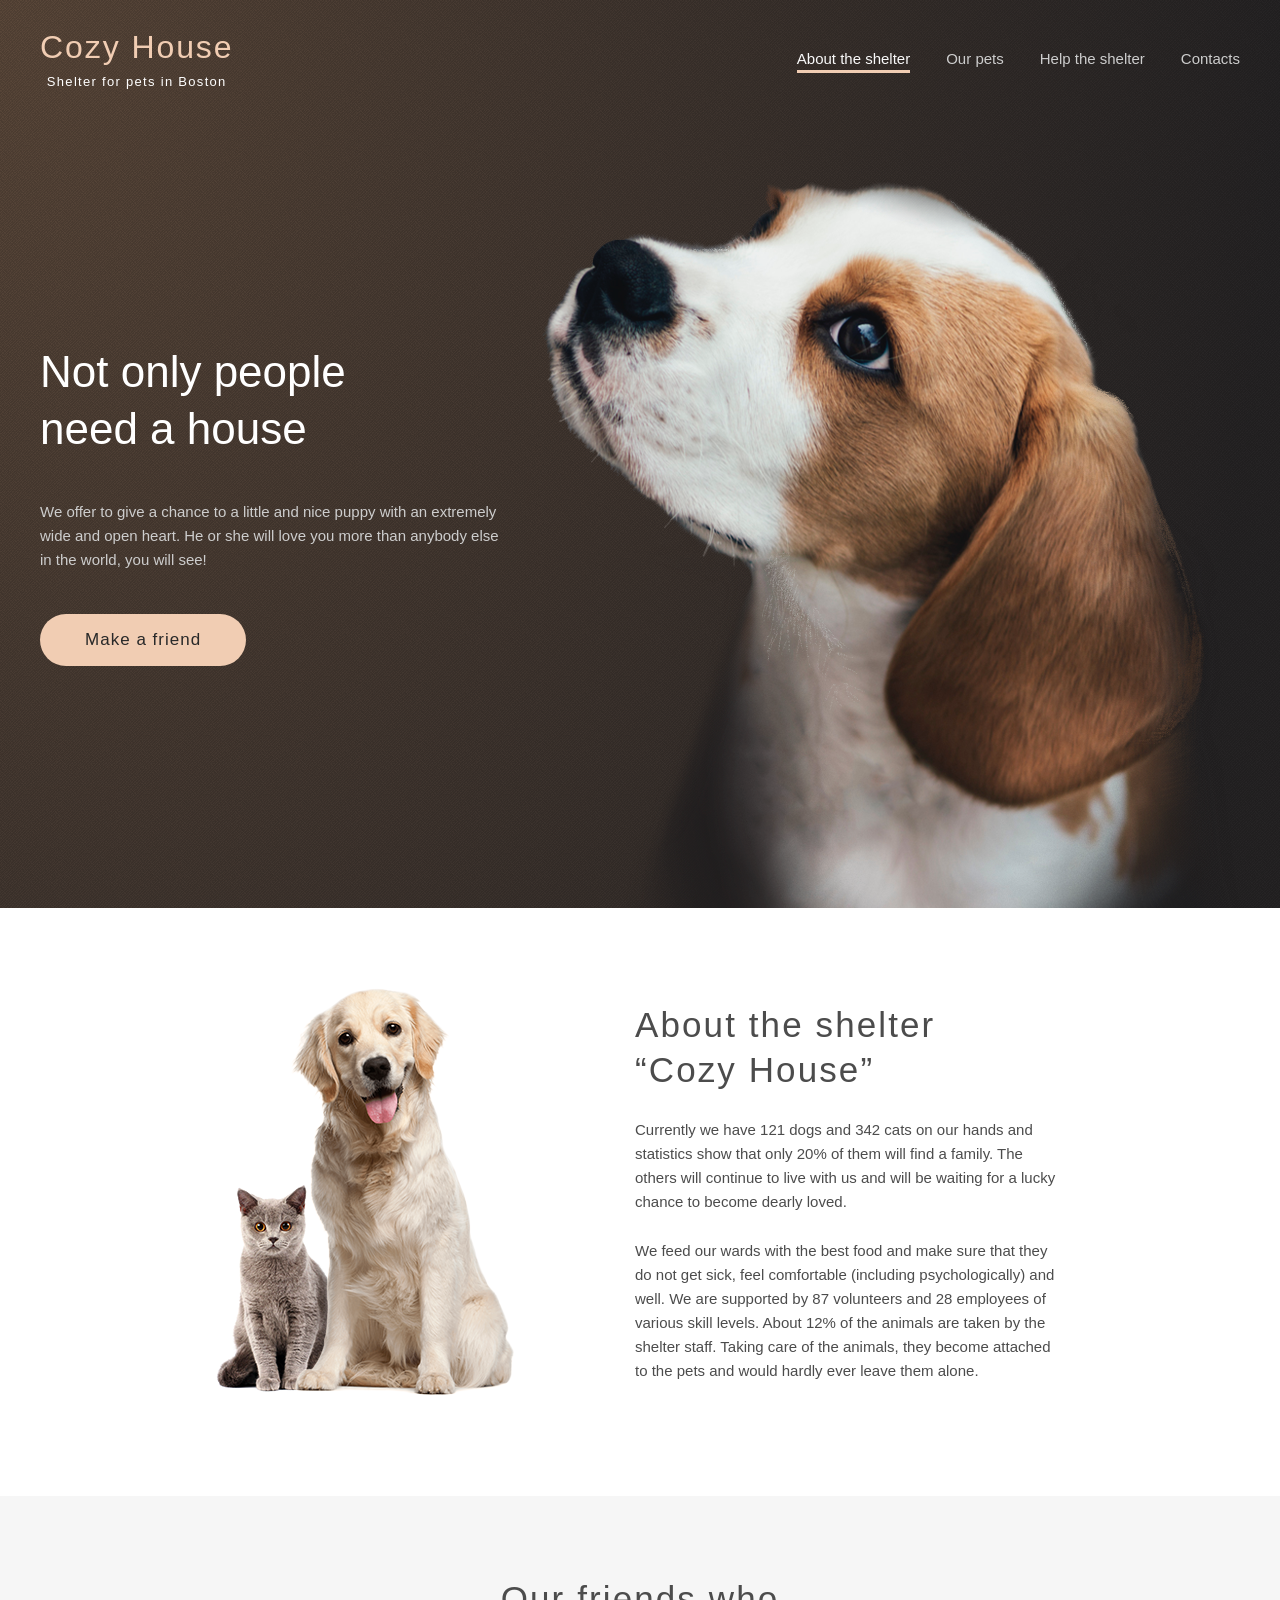
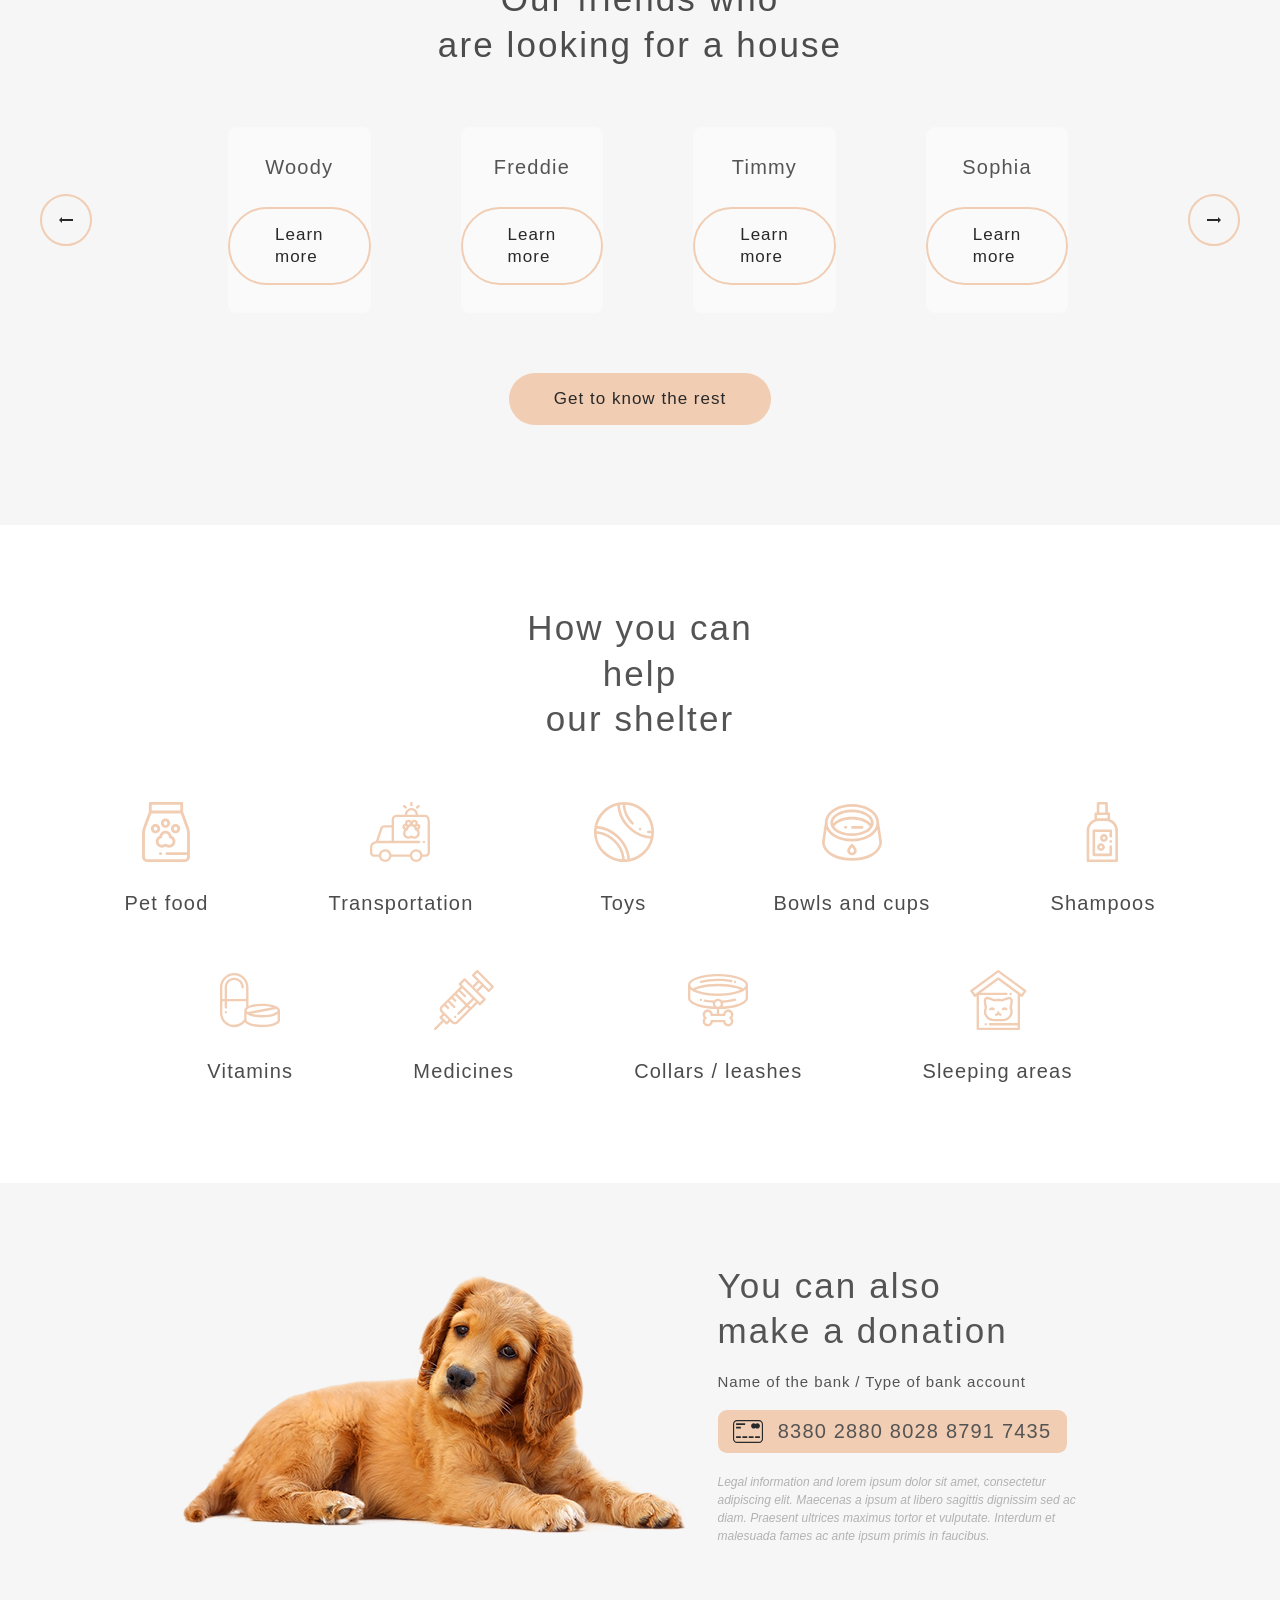
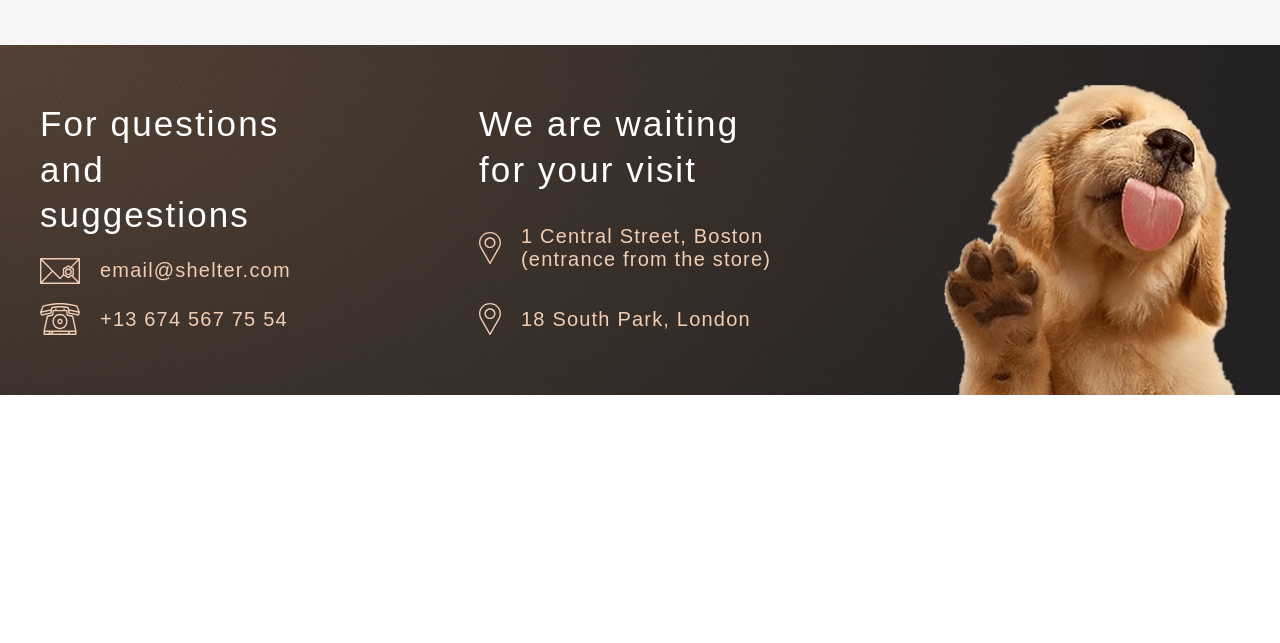
<file: shelter/index.html>
<!DOCTYPE html>
<html lang="en">

<head>
	<meta charset="UTF-8">
	<meta name="viewport" content="width=device-width, initial-scale=1.0">
	<title>RSShelter</title>
	<link rel="shortcut icon" href="./images/favicon.png" type="image/x-icon">
	<link rel="stylesheet" href="./style/clean.css">
	<link rel="stylesheet" href="./style/full.css">
	<link rel="stylesheet" href="./style/bg-wrappers.css">
	<link rel="stylesheet" href="./style/header.css">
	<link rel="stylesheet" href="./style/not-only.css">
	<link rel="stylesheet" href="./style/about.css">
	<link rel="stylesheet" href="./style/our-friends.css">
	<link rel="stylesheet" href="./style/pet-cards.css">
	<link rel="stylesheet" href="./style/help.css">
	<link rel="stylesheet" href="./style/donation.css">
	<link rel="stylesheet" href="./style/footer.css">
	<link rel="stylesheet" href="./style/popup.css">
</head>

<body class="body">
	<div class="bg-wrapper">
		<header class="header">
			<a href="#" class="logo" onclick="event.preventDefault();">
				<h1 class="logo__title">Cozy House</h1>
				<span class="logo__subtitle">Shelter for pets in Boston</span>
			</a>
			<input type="checkbox" name="burger" id="burger" class="burger_checkbox">
			<label class="burger__icon" for="burger">
				<span class="burger__line"></span>
				<span class="burger__line"></span>
				<span class="burger__line"></span>
			</label>
			<nav class="nav">
				<ul class="nav__list">
					<li class="nav__item"><a href="#" class="nav__link active_link paragraph-l"
							onclick="event.preventDefault();">About the shelter</a></li>
					<li class="nav__item"><a href="./our-pets/index.html" class="nav__link paragraph-l">Our pets</a></li>
					<li class="nav__item"><a href="#help" class="nav__link paragraph-l">Help the shelter</a></li>
					<li class="nav__item"><a href="#footer" class="nav__link paragraph-l">Contacts</a></li>
				</ul>
			</nav>
		</header>
		<section class="not-only">
			<div class="non__content">
				<h2 class="non__title">Not only people<br>need a house</h2>
				<p class="paragraph-l non__text">We offer to give a chance to a little and nice puppy with an extremely wide and
					open heart. He or she will love you more than anybody else in the world, you will see!</p>
				<a href="#of" class="non__btn btn-bg">Make a friend</a>
			</div>
			<img src="./images/not-only-dog.png" alt="Funny puppy" class="non__image">
		</section>
	</div>
	<div class="bg-wrapper">
		<section class="about">
			<img src="./images/about-pets.png" alt="Cat and dog" class="about__image">
			<div class="about__content">
				<h3 class="about__content_title header-3">About the shelter<br>“Cozy House”</h3>
				<p class="about__content_text paragraph-l">Currently we have 121 dogs and 342 cats on our hands and statistics
					show that only 20% of them will find a family. The others will continue to live with us and will be waiting
					for a lucky chance to become dearly loved.</p>
				<p class="about__content_text paragraph-l">We feed our wards with the best food and make sure that they do not
					get sick, feel comfortable (including psychologically) and well. We are supported by 87 volunteers and 28
					employees of various skill levels. About 12% of the animals are taken by the shelter staff. Taking care of the
					animals, they become attached to the pets and would hardly ever leave them alone.</p>
			</div>
		</section>
	</div>
	<div class="bg-wrapper">
		<section class="our-friends" id="of">
			<h3 class="of__title header-3">Our friends who<br>are looking for a house</h3>
			<div class="of__slider">
				<div class="of__slider__arrow arrow_prev pagination">
					<svg width="14" height="6" viewBox="0 0 14 6" fill="none" xmlns="http://www.w3.org/2000/svg">
						<path d="M14 2V4H3V6L0 3L3 0V2H14Z" fill="#292929" />
					</svg>
				</div>
				<div class="of__slider__content_wrapper">
					<div class="of__slider__contents">
						<div class="of__slider__content"></div>
						<div class="of__slider__content"></div>
						<div class="of__slider__content"></div>
					</div>
				</div>
				<div class="of__slider__arrow arrow_next pagination">
					<svg width="14" height="6" viewBox="0 0 14 6" fill="none" xmlns="http://www.w3.org/2000/svg">
						<path d="M0 4V2L11 2V0L14 3L11 6V4L0 4Z" fill="#292929" />
					</svg>
				</div>
			</div>
			<a href="./our-pets/index.html" class="non__btn btn-bg">Get to know the rest</a>
		</section>
	</div>
	<div class="bg-wrapper">
		<section class="help" id="help">
			<h3 class="help__title header-3">How you can help<br>our shelter</h3>
			<ul class="help__items">
				<li class="help__item">
					<img src="./images/help-icons/icon-pet-food.svg" alt="icon-pet-food" class="help__item_image">
					<span class="help__item_text header-4">Pet food</span>
				</li>
				<li class="help__item">
					<img src="./images/help-icons/icon-transportation.svg" alt="icon-transportation" class="help__item_image">
					<span class="help__item_text header-4">Transportation</span>
				</li>
				<li class="help__item">
					<img src="./images/help-icons/icon-toys.svg" alt="icon-toys" class="help__item_image">
					<span class="help__item_text header-4">Toys</span>
				</li>
				<li class="help__item">
					<img src="./images/help-icons/icon-bowls-and-cups.svg" alt="icon-bowls-and-cups" class="help__item_image">
					<span class="help__item_text header-4">Bowls and cups</span>
				</li>
				<li class="help__item">
					<img src="./images/help-icons/icon-shampoos.svg" alt="icon-shampoos" class="help__item_image">
					<span class="help__item_text header-4">Shampoos</span>
				</li>
				<li class="help__item">
					<img src="./images/help-icons/icon-vitamins.svg" alt="icon-vitamins" class="help__item_image">
					<span class="help__item_text header-4">Vitamins</span>
				</li>
				<li class="help__item">
					<img src="./images/help-icons/icon-medicines.svg" alt="icon-medicines" class="help__item_image">
					<span class="help__item_text header-4">Medicines</span>
				</li>
				<li class="help__item">
					<img src="./images/help-icons/icon-collars-leashes.svg" alt="icon-collars-leashes" class="help__item_image">
					<span class="help__item_text header-4">Collars / leashes</span>
				</li>
				<li class="help__item">
					<img src="./images/help-icons/icon-sleeping-area.svg" alt="icon-sleeping-area.svg" class="help__item_image">
					<span class="help__item_text header-4">Sleeping areas</span>
				</li>
			</ul>
		</section>
	</div>
	<div class="bg-wrapper">
		<section class="donation">
			<img src="./images/donation-dog.png" alt="Pretty dog" class="donation__image">
			<div class="donation__content">
				<h4 class="donation__title header-3">You can also<br>make a donation</h4>
				<p class="donation__info header-5">Name of the bank / Type of bank account</p>
				<a href="#" class="donation__card" onclick="event.preventDefault();">
					<svg width="30" height="23" viewBox="0 0 30 23" fill="none" xmlns="http://www.w3.org/2000/svg">
						<path
							d="M25.9815 23H4.01915C1.80285 23 0 21.2046 0 19.0001V3.9999C0 1.79421 1.80285 0 4.01915 0H25.9808C28.196 0 30 1.79421 30 3.9999V19.0001C30.0006 21.2052 28.1972 23 25.9815 23ZM4.01915 1.14285C2.43563 1.14285 1.14836 2.42396 1.14836 3.9999V19.0001C1.14836 20.5755 2.43563 21.8571 4.01915 21.8571H25.9808C27.5638 21.8571 28.8516 20.5755 28.8516 19.0001V3.9999C28.8516 2.42396 27.5638 1.14285 25.9808 1.14285H4.01915ZM20.7037 3.35993C22.1363 3.35993 23.2977 4.51532 23.2977 5.94153C23.2977 7.36774 22.1368 8.52376 20.7037 8.52376C19.2706 8.52376 18.1097 7.36783 18.1097 5.94153C18.1097 4.51523 19.2712 3.35993 20.7037 3.35993ZM24.3204 3.35993C25.7529 3.35993 26.9151 4.51532 26.9151 5.94153C26.9151 7.36774 25.7536 8.52376 24.3204 8.52376C22.8873 8.52376 21.7264 7.36783 21.7264 5.94153C21.7264 4.51523 22.8879 3.35993 24.3204 3.35993ZM3.0861 16.3339H7.8683V18.0481H3.0861V16.3339ZM9.43467 16.3339H14.2175V18.0481H9.43467V16.3339ZM15.782 16.3339H20.5659V18.0481H15.782V16.3339ZM22.1305 16.3339H26.9144V18.0481H22.1305V16.3339ZM3.0861 3.36046H12.1263V5.07474H3.0861V3.36046ZM3.0861 6.76208H7.86946V8.47637H3.0861V6.76208Z"
							fill="#292929" />
					</svg>
					<span class="donation__number header-4">8380 2880 8028 8791 7435</span>
				</a>
				<p class="donation__description paragraph-s">Legal information and lorem ipsum dolor sit amet, consectetur
					adipiscing elit. Maecenas a ipsum at libero sagittis dignissim sed ac diam. Praesent ultrices maximus tortor
					et vulputate. Interdum et malesuada fames ac ante ipsum primis in faucibus.</p>
			</div>
		</section>
	</div>
	<div class="bg-wrapper">
		<footer class="footer" id="footer">
			<div class="footer__content">
				<div class="footer__contacts footer__content_item__container">
					<p class="footer__contacts_title header-3 footer__title">For questions and suggestions</p>
					<a href="mailto:email@shelter.com" class="footer__email_wrapper footer__contact_wrapper">
						<svg width="40" height="26" viewBox="0 0 40 26" fill="none" xmlns="http://www.w3.org/2000/svg">
							<path
								d="M39.315 0H0.684964C0.5033 0 0.329077 0.0732456 0.200621 0.203625C0.0721657 0.334003 0 0.510836 0 0.695219V25.3048C0 25.4892 0.0721657 25.666 0.200621 25.7964C0.329077 25.9268 0.5033 26 0.684964 26H39.315C39.4967 26 39.6709 25.9268 39.7994 25.7964C39.9278 25.666 40 25.4892 40 25.3048V0.695219C40 0.510836 39.9278 0.334003 39.7994 0.203625C39.6709 0.0732456 39.4967 0 39.315 0ZM32.5774 15.0331C32.6846 15.5259 32.7954 16.0355 32.6513 16.2882C32.4966 16.5596 31.9966 16.7173 31.5131 16.8699C31.1316 16.9902 30.7373 17.1147 30.3857 17.3212C30.0461 17.5206 29.7523 17.8001 29.4683 18.0704C29.0772 18.4426 28.7079 18.794 28.374 18.794C28.04 18.794 27.6706 18.4425 27.2797 18.0704C26.9956 17.8001 26.7018 17.5205 26.3622 17.3212C26.0107 17.1147 25.6163 16.9903 25.2348 16.8699C24.7513 16.7173 24.2513 16.5596 24.0967 16.2882C23.9526 16.0355 24.0633 15.5259 24.1705 15.0331C24.2584 14.6285 24.3493 14.2103 24.3493 13.7821C24.3493 13.354 24.2584 12.9356 24.1705 12.5311C24.0633 12.0383 23.9526 11.5288 24.0967 11.2759C24.2513 11.0046 24.7513 10.8468 25.2348 10.6942C25.6163 10.5739 26.0107 10.4494 26.3622 10.243C26.7018 10.0435 26.9956 9.76403 27.2797 9.49373C27.6706 9.12165 28.04 8.77015 28.374 8.77015C28.7079 8.77015 29.0773 9.12165 29.4683 9.49373C29.7523 9.76403 30.0461 10.0435 30.3857 10.243C30.7373 10.4493 31.1316 10.5738 31.5131 10.6941C31.9966 10.8467 32.4966 11.0045 32.6512 11.2758C32.7954 11.5286 32.6846 12.0381 32.5774 12.5309C32.4895 12.9354 32.3986 13.3537 32.3986 13.7819C32.3986 14.2102 32.4895 14.6286 32.5774 15.0331ZM30.5975 8.66076C30.5345 8.60237 30.4705 8.54156 30.4053 8.47955C29.8904 7.98955 29.2497 7.3798 28.374 7.3798C27.4982 7.3798 26.8575 7.98955 26.3426 8.47955C26.1045 8.70609 25.8796 8.92013 25.6761 9.03961C25.4574 9.168 25.1518 9.26449 24.8281 9.36655C24.1276 9.58763 23.3336 9.8381 22.9109 10.5797C22.5001 11.3004 22.6768 12.1134 22.8328 12.8307C22.9081 13.1777 22.9794 13.5055 22.9794 13.7821C22.9794 14.0587 22.9081 14.3866 22.8328 14.7336C22.6975 15.3556 22.5473 16.0496 22.7775 16.693L19.9997 19.5464L2.32449 1.39044H37.6748L30.5975 8.66076ZM11.7007 13L1.36993 23.6116V2.38812L11.7007 13ZM12.6635 13.989L19.5124 21.0242C19.5761 21.0896 19.6519 21.1416 19.7356 21.177C19.8192 21.2125 19.9089 21.2308 19.9996 21.2308C20.0902 21.2308 20.18 21.2125 20.2636 21.177C20.3472 21.1416 20.4231 21.0896 20.4868 21.0242L23.6841 17.7398C24.044 17.9494 24.4495 18.0781 24.8281 18.1976C25.1518 18.2997 25.4575 18.3962 25.6761 18.5245C25.8796 18.644 26.1044 18.8581 26.3426 19.0846C26.8575 19.5746 27.4982 20.1844 28.374 20.1844C29.2496 20.1844 29.8904 19.5746 30.4053 19.0846C30.6434 18.858 30.8682 18.644 31.0718 18.5244C31.2043 18.4466 31.3691 18.3806 31.5502 18.3179L37.675 24.6094H2.32431L12.6635 13.989ZM32.9664 17.7946C33.3117 17.6108 33.6223 17.3612 33.8371 16.9846C34.2479 16.2639 34.0711 15.4508 33.9151 14.7336C33.8398 14.3866 33.7686 14.0587 33.7686 13.7821C33.7686 13.5055 33.8398 13.1777 33.9151 12.8307C34.0711 12.1134 34.2479 11.3005 33.837 10.5797C33.4142 9.8381 32.6203 9.58763 31.9197 9.36655L31.8559 9.34634L38.6301 2.38738V23.6122L32.9664 17.7946Z"
								fill="#F1CDB3" />
							<path
								d="M28.374 10.2424C26.451 10.2424 24.8865 11.8302 24.8865 13.782C24.8865 15.7337 26.451 17.3215 28.374 17.3215C30.297 17.3215 31.8614 15.7337 31.8614 13.782C31.8614 11.8302 30.2969 10.2424 28.374 10.2424ZM28.374 15.9311C27.2064 15.9311 26.2564 14.967 26.2564 13.782C26.2564 12.5969 27.2063 11.6328 28.374 11.6328C29.5416 11.6328 30.4915 12.5969 30.4915 13.782C30.4915 14.967 29.5415 15.9311 28.374 15.9311Z"
								fill="#F1CDB3" />
						</svg>
						<span class="header-4 footer__contact_text">email@shelter.com</span>
					</a>
					<a href="tel:+136745677554" class="footer__phone_wrapper footer__contact_wrapper">
						<svg width="40" height="32" viewBox="0 0 40 32" fill="none" xmlns="http://www.w3.org/2000/svg">
							<path
								d="M39.9461 8.89543L37.5102 2.9049C37.4685 2.80251 37.4043 2.71139 37.3226 2.63868C37.2408 2.56598 37.1437 2.51367 37.0389 2.48585L34.111 1.70799C25.5388 -0.569376 14.4609 -0.569281 5.88906 1.70799L2.96105 2.48585C2.85626 2.51367 2.75918 2.56598 2.67743 2.63868C2.59568 2.71139 2.53147 2.80251 2.48984 2.9049L0.0539764 8.89543C-0.0131281 9.06038 -0.0178273 9.24503 0.0407965 9.41333L1.01509 12.2089C1.07166 12.3713 1.18339 12.5075 1.32986 12.5925C1.47633 12.6775 1.64776 12.7056 1.8128 12.6717L11.0692 10.7747C11.2084 10.7462 11.3359 10.675 11.4348 10.5706C11.5337 10.4661 11.5993 10.3334 11.623 10.19L12.4245 5.32594C16.8365 4.18994 23.1635 4.18994 27.5753 5.32594L28.3769 10.19C28.4006 10.3335 28.4662 10.4663 28.5651 10.5707C28.664 10.6751 28.7915 10.7463 28.9307 10.7748L38.187 12.6718C38.3521 12.7056 38.5234 12.6774 38.6699 12.5924C38.8164 12.5075 38.9281 12.3714 38.9848 12.209L39.9592 9.41343C40.0178 9.2451 40.0131 9.06043 39.9461 8.89543ZM2.13193 11.1412L1.63183 9.70624L10.5973 7.78606L10.321 9.46295L2.13193 11.1412ZM11.6222 4.0568C11.4935 4.09314 11.3777 4.16636 11.2883 4.26784C11.1989 4.36933 11.1396 4.49486 11.1174 4.62969L10.848 6.26453L1.85991 8.1896L3.65015 3.78707L6.2409 3.09877C14.5991 0.878304 25.4007 0.878208 33.7593 3.09877L36.35 3.78707L38.1403 8.1896L29.1522 6.26453L28.8828 4.62969C28.8606 4.49487 28.8013 4.36936 28.7119 4.26788C28.6224 4.1664 28.5066 4.09318 28.378 4.0568C23.6016 2.70615 16.3984 2.70615 11.6222 4.0568ZM37.8681 11.1412L29.6792 9.46295L29.4028 7.78606L38.3682 9.70624L37.8681 11.1412Z"
								fill="#F1CDB3" />
							<path
								d="M33.2901 13.1186C33.261 12.9842 33.1948 12.8612 33.0995 12.7643C33.0041 12.6673 32.8836 12.6005 32.7522 12.5717L27.9776 11.526L27.3764 7.51395C27.351 7.34431 27.2672 7.18959 27.1401 7.07781C27.013 6.96603 26.851 6.90458 26.6835 6.90458H24.814V5.96398C24.814 5.56724 24.5002 5.2456 24.1129 5.2456C23.7257 5.2456 23.4119 5.56724 23.4119 5.96398V6.90458H16.5882V5.96398C16.5882 5.56724 16.2744 5.2456 15.8871 5.2456C15.4999 5.2456 15.1861 5.56724 15.1861 5.96398V6.90458H13.3166C13.1491 6.90458 12.9871 6.96603 12.86 7.07781C12.7329 7.18959 12.6491 7.34431 12.6237 7.51395L12.0224 11.526L7.24791 12.5717C7.11654 12.6005 6.996 12.6673 6.90063 12.7643C6.80527 12.8612 6.73908 12.9842 6.70996 13.1186L3.46796 28.0878C3.45692 28.1389 3.45134 28.1911 3.45132 28.2434V31.2816C3.45132 31.4721 3.52519 31.6549 3.65666 31.7896C3.78814 31.9243 3.96645 32 4.15239 32H35.8477C36.0336 32 36.212 31.9243 36.3434 31.7896C36.4749 31.6549 36.5488 31.4721 36.5488 31.2816V28.2434C36.5488 28.1911 36.5432 28.1389 36.5321 28.0878L33.2901 13.1186ZM7.98131 13.8802L12.7885 12.8273C12.9276 12.7968 13.0544 12.7238 13.152 12.6178C13.2496 12.5118 13.3134 12.3779 13.335 12.2338L13.9183 8.34134H26.0819L26.6651 12.2338C26.6867 12.3779 26.7505 12.5118 26.8481 12.6178C26.9457 12.7238 27.0725 12.7968 27.2115 12.8273L32.0189 13.8802L34.9741 27.5251H5.0261L7.98131 13.8802ZM11.7966 28.9618L10.8935 30.5632H9.82782L10.7309 28.9618H11.7966ZM13.416 28.9618H28.6721L27.769 30.5632H12.513L13.416 28.9618ZM4.85345 28.9618H9.11142L8.20836 30.5632H4.85345V28.9618ZM29.3885 30.5632L30.2916 28.9618H35.1466V30.5632H29.3885Z"
								fill="#F1CDB3" />
							<path
								d="M20 26.1606C24.1492 26.1606 27.5248 22.7016 27.5248 18.45C27.5248 14.1983 24.1492 10.7393 20 10.7393C15.8509 10.7393 12.4753 14.1983 12.4753 18.45C12.4753 22.7016 15.8509 26.1606 20 26.1606ZM20 12.1761C23.3761 12.1761 26.1227 14.9905 26.1227 18.45C26.1227 21.9094 23.3761 24.7238 20 24.7238C16.624 24.7238 13.8774 21.9094 13.8774 18.45C13.8774 14.9905 16.624 12.1761 20 12.1761Z"
								fill="#F1CDB3" />
							<path
								d="M20 21.1847C21.4717 21.1847 22.6691 19.9578 22.6691 18.4497C22.6691 16.9416 21.4717 15.7147 20 15.7147C18.5283 15.7147 17.3309 16.9416 17.3309 18.4497C17.3309 19.9578 18.5283 21.1847 20 21.1847ZM20 17.1514C20.6987 17.1514 21.267 17.7338 21.267 18.4497C21.267 19.1656 20.6987 19.7479 20 19.7479C19.3014 19.7479 18.733 19.1656 18.733 18.4497C18.733 17.7339 19.3014 17.1514 20 17.1514Z"
								fill="#F1CDB3" />
						</svg>
						<span class="header-4 footer__contact_text">+13 674 567 75 54</span>
					</a>
				</div>
				<div class="footer__maps footer__content_item__container">
					<p class="footer__maps_title header-3 footer__title">We are waiting for your visit</p>
					<a href="https://www.google.com/maps/place/1+Central+St,+Boston,+MA+02109,+%D0%A1%D0%A8%D0%90/@42.3585559,-71.0573012,1262m/data=!3m2!1e3!4b1!4m5!3m4!1s0x89e370868bc2ce7b:0x82fa7db94f5fea9e!8m2!3d42.358552!4d-71.0547263?entry=ttu&g_ep=EgoyMDI2MDYxMC4wIKXMDSoASAFQAw%3D%3D"
						class="footer__map2_wrapper footer__contact_wrapper" target="_blank">
						<svg width="22" height="32" viewBox="0 0 22 32" fill="none" xmlns="http://www.w3.org/2000/svg">
							<path
								d="M11 0C4.93471 0 0 4.78519 0 10.6667C0 12.4323 0.455231 14.1829 1.32064 15.7357L10.3985 31.6562C10.5193 31.8685 10.7496 32 11 32C11.2504 32 11.4807 31.8685 11.6015 31.6562L20.6827 15.7304C21.5448 14.1829 22 12.4323 22 10.6666C22 4.78519 17.0653 0 11 0ZM19.4762 15.0905L11 29.9557L2.52714 15.0964C1.77317 13.7435 1.37504 12.2116 1.37504 10.6667C1.37504 5.52019 5.69275 1.33337 11 1.33337C16.3073 1.33337 20.625 5.52025 20.625 10.6667C20.625 12.2116 20.2268 13.7435 19.4762 15.0905Z"
								fill="#F1CDB3" />
							<path
								d="M11 5.33329C7.96737 5.33329 5.50005 7.72586 5.50005 10.6666C5.50005 13.6074 7.96737 16 11 16C14.0327 16 16.5 13.6074 16.5 10.6667C16.5 7.72592 14.0327 5.33329 11 5.33329ZM11 14.6667C8.72534 14.6667 6.87502 12.8724 6.87502 10.6667C6.87502 8.46092 8.72534 6.66667 11 6.66667C13.2747 6.66667 15.125 8.46092 15.125 10.6667C15.125 12.8724 13.2747 14.6667 11 14.6667Z"
								fill="#F1CDB3" />
						</svg>
						<span class="header-4 footer__contact_text">1 Central Street, Boston (entrance from the store)</span>
					</a>
					<a href="https://www.google.com/maps/place/18+S+Park+Cres,+London+SE6+1JW,+%D0%92%D0%B5%D0%BB%D0%B8%D0%BA%D0%BE%D0%B1%D1%80%D0%B8%D1%82%D0%B0%D0%BD%D0%B8%D1%8F/@51.4475883,-0.2358627,34047m/data=!3m1!1e3!4m6!3m5!1s0x47d8a9e35f520529:0x8d1b5611767e32ec!8m2!3d51.4424655!4d0.0058048!16s%2Fg%2F11c4qzkt24?entry=ttu&g_ep=EgoyMDI2MDYxMC4wIKXMDSoASAFQAw%3D%3D"
						class="footer__map2_wrapper footer__contact_wrapper" target="_blank">
						<svg width="22" height="32" viewBox="0 0 22 32" fill="none" xmlns="http://www.w3.org/2000/svg">
							<path
								d="M11 0C4.93471 0 0 4.78519 0 10.6667C0 12.4323 0.455231 14.1829 1.32064 15.7357L10.3985 31.6562C10.5193 31.8685 10.7496 32 11 32C11.2504 32 11.4807 31.8685 11.6015 31.6562L20.6827 15.7304C21.5448 14.1829 22 12.4323 22 10.6666C22 4.78519 17.0653 0 11 0ZM19.4762 15.0905L11 29.9557L2.52714 15.0964C1.77317 13.7435 1.37504 12.2116 1.37504 10.6667C1.37504 5.52019 5.69275 1.33337 11 1.33337C16.3073 1.33337 20.625 5.52025 20.625 10.6667C20.625 12.2116 20.2268 13.7435 19.4762 15.0905Z"
								fill="#F1CDB3" />
							<path
								d="M11 5.33329C7.96737 5.33329 5.50005 7.72586 5.50005 10.6666C5.50005 13.6074 7.96737 16 11 16C14.0327 16 16.5 13.6074 16.5 10.6667C16.5 7.72592 14.0327 5.33329 11 5.33329ZM11 14.6667C8.72534 14.6667 6.87502 12.8724 6.87502 10.6667C6.87502 8.46092 8.72534 6.66667 11 6.66667C13.2747 6.66667 15.125 8.46092 15.125 10.6667C15.125 12.8724 13.2747 14.6667 11 14.6667Z"
								fill="#F1CDB3" />
						</svg>
						<span class="header-4 footer__contact_text">18 South Park, London</span>
					</a>
				</div>
			</div>
			<img src="./images/footer-puppy.png" alt="Goodbye puppy!" class="footer__image">
		</footer>
	</div>
	<div class="bg-hider bg-hider__dark"></div>
	<div class="popup">
		<img src="./images/pets/jennifer.png" alt="" class="popup__image">
		<div class="popup__content">
			<div class="popup__content__titles">
				<div class="popup__content__titles_name header-3">Jennifer</div>
				<div class="popup__content__titles_type header-4">Dog - Labrador</div>
			</div>
			<p class="popup__content__description header-5">Jennifer is a sweet 2 months old Labrador that is patiently
				waiting to find a new forever home. This girl really enjoys being able to go outside to run and play, but won't
				hesitate to play up a storm in the house if she has all of her favorite toys.</p>
			<ul class="popup__content_list">
				<li class="popup__content_list_item">
					<span class="popup__item_name">Age: </span>
					<span class="popup__item_value">2 month</span>
				</li>
				<li class="popup__content_list_item">
					<span class="popup__item_name">Inoculations: </span>
					<span class="popup__item_value">none</span>
				</li>
				<li class="popup__content_list_item">
					<span class="popup__item_name">Diseases: </span>
					<span class="popup__item_value">none</span>
				</li>
				<li class="popup__content_list_item">
					<span class="popup__item_name">Parasites: </span>
					<span class="popup__item_value">none</span>
				</li>
			</ul>
		</div>
		<div class="popup__close_icon"></div>
	</div>
	<script type="module" src="./js/main.js"></script>
</body>

</html>
</file>
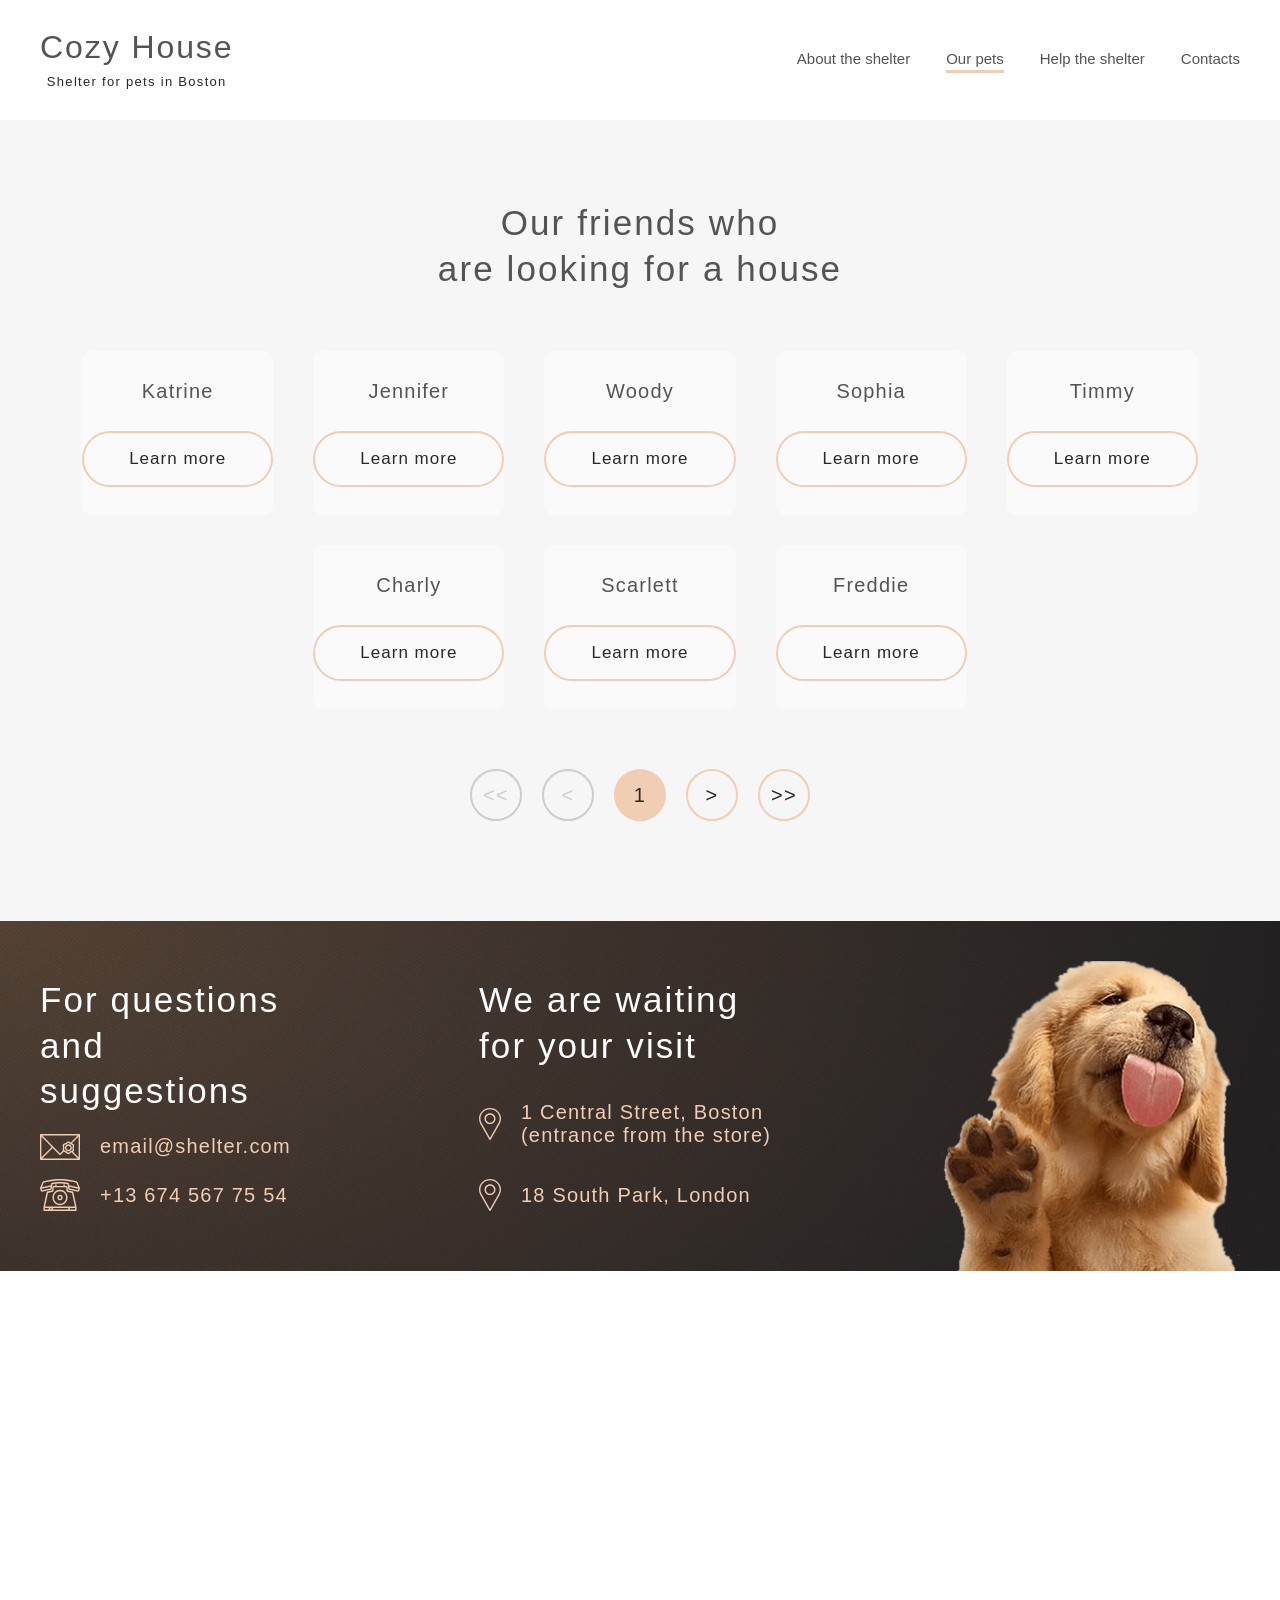
<file: shelter/our-pets/index.html>
<!DOCTYPE html>
<html lang="en">

<head>
	<meta charset="UTF-8">
	<meta name="viewport" content="width=device-width, initial-scale=1.0">
	<title>Our pets</title>
	<link rel="shortcut icon" href="../images/favicon.png" type="image/x-icon">
	<link rel="stylesheet" href="../style/clean.css">
	<link rel="stylesheet" href="../style/full.css">
	<link rel="stylesheet" href="../style/header.css">
	<link rel="stylesheet" href="../style/pet-cards.css">
	<link rel="stylesheet" href="../style/footer.css">
	<link rel="stylesheet" href="../style/pets-page.css">
	<link rel="stylesheet" href="../style/popup.css">
</head>

<body class="body">
	<div class="bg-wrapper">
		<header class="header">
			<a href="../index.html" class="logo">
				<h1 class="logo__title">Cozy House</h1>
				<span class="logo__subtitle">Shelter for pets in Boston</span>
			</a>
			<input type="checkbox" name="burger" id="burger" class="burger_checkbox">
			<label class="burger__icon" for="burger">
				<span class="burger__line"></span>
				<span class="burger__line"></span>
				<span class="burger__line"></span>
			</label>
			<nav class="nav">
				<ul class="nav__list">
					<li class="nav__item"><a href="../index.html" class="nav__link paragraph-l">About the shelter</a></li>
					<li class="nav__item"><a href="#" class="nav__link active_link paragraph-l"
							onclick="event.preventDefault();">Our pets</a></li>
					<li class="nav__item"><a href="../index.html#help" class="nav__link paragraph-l">Help the shelter</a></li>
					<li class="nav__item"><a href="#footer" class="nav__link paragraph-l">Contacts</a></li>
				</ul>
			</nav>
		</header>
	</div>
	<div class="bg-wrapper main-wrapper">
		<main class="main">
			<p class="main__title header-3">Our friends who<br>are looking for a house</p>
			<div class="main__pets">
				<div class="main__content_wrapper"></div>
			</div>
			<div class="main__pagination">
				<div class="pagination pagination-inactive">&lt;&lt;</div>
				<div class="pagination pagination-inactive">&lt;</div>
				<div class="pagination pagination-page">1</div>
				<div class="pagination">&gt;</div>
				<div class="pagination">&gt;&gt;</div>
			</div>
		</main>
	</div>
	<div class="bg-wrapper footer__wrapper">
		<footer class="footer" id="footer">
			<div class="footer__content">
				<div class="footer__contacts footer__content_item__container">
					<p class="footer__contacts_title header-3 footer__title">For questions and suggestions</p>
					<a href="mailto:email@shelter.com" class="footer__email_wrapper footer__contact_wrapper">
						<svg width="40" height="26" viewBox="0 0 40 26" fill="none" xmlns="http://www.w3.org/2000/svg">
							<path
								d="M39.315 0H0.684964C0.5033 0 0.329077 0.0732456 0.200621 0.203625C0.0721657 0.334003 0 0.510836 0 0.695219V25.3048C0 25.4892 0.0721657 25.666 0.200621 25.7964C0.329077 25.9268 0.5033 26 0.684964 26H39.315C39.4967 26 39.6709 25.9268 39.7994 25.7964C39.9278 25.666 40 25.4892 40 25.3048V0.695219C40 0.510836 39.9278 0.334003 39.7994 0.203625C39.6709 0.0732456 39.4967 0 39.315 0ZM32.5774 15.0331C32.6846 15.5259 32.7954 16.0355 32.6513 16.2882C32.4966 16.5596 31.9966 16.7173 31.5131 16.8699C31.1316 16.9902 30.7373 17.1147 30.3857 17.3212C30.0461 17.5206 29.7523 17.8001 29.4683 18.0704C29.0772 18.4426 28.7079 18.794 28.374 18.794C28.04 18.794 27.6706 18.4425 27.2797 18.0704C26.9956 17.8001 26.7018 17.5205 26.3622 17.3212C26.0107 17.1147 25.6163 16.9903 25.2348 16.8699C24.7513 16.7173 24.2513 16.5596 24.0967 16.2882C23.9526 16.0355 24.0633 15.5259 24.1705 15.0331C24.2584 14.6285 24.3493 14.2103 24.3493 13.7821C24.3493 13.354 24.2584 12.9356 24.1705 12.5311C24.0633 12.0383 23.9526 11.5288 24.0967 11.2759C24.2513 11.0046 24.7513 10.8468 25.2348 10.6942C25.6163 10.5739 26.0107 10.4494 26.3622 10.243C26.7018 10.0435 26.9956 9.76403 27.2797 9.49373C27.6706 9.12165 28.04 8.77015 28.374 8.77015C28.7079 8.77015 29.0773 9.12165 29.4683 9.49373C29.7523 9.76403 30.0461 10.0435 30.3857 10.243C30.7373 10.4493 31.1316 10.5738 31.5131 10.6941C31.9966 10.8467 32.4966 11.0045 32.6512 11.2758C32.7954 11.5286 32.6846 12.0381 32.5774 12.5309C32.4895 12.9354 32.3986 13.3537 32.3986 13.7819C32.3986 14.2102 32.4895 14.6286 32.5774 15.0331ZM30.5975 8.66076C30.5345 8.60237 30.4705 8.54156 30.4053 8.47955C29.8904 7.98955 29.2497 7.3798 28.374 7.3798C27.4982 7.3798 26.8575 7.98955 26.3426 8.47955C26.1045 8.70609 25.8796 8.92013 25.6761 9.03961C25.4574 9.168 25.1518 9.26449 24.8281 9.36655C24.1276 9.58763 23.3336 9.8381 22.9109 10.5797C22.5001 11.3004 22.6768 12.1134 22.8328 12.8307C22.9081 13.1777 22.9794 13.5055 22.9794 13.7821C22.9794 14.0587 22.9081 14.3866 22.8328 14.7336C22.6975 15.3556 22.5473 16.0496 22.7775 16.693L19.9997 19.5464L2.32449 1.39044H37.6748L30.5975 8.66076ZM11.7007 13L1.36993 23.6116V2.38812L11.7007 13ZM12.6635 13.989L19.5124 21.0242C19.5761 21.0896 19.6519 21.1416 19.7356 21.177C19.8192 21.2125 19.9089 21.2308 19.9996 21.2308C20.0902 21.2308 20.18 21.2125 20.2636 21.177C20.3472 21.1416 20.4231 21.0896 20.4868 21.0242L23.6841 17.7398C24.044 17.9494 24.4495 18.0781 24.8281 18.1976C25.1518 18.2997 25.4575 18.3962 25.6761 18.5245C25.8796 18.644 26.1044 18.8581 26.3426 19.0846C26.8575 19.5746 27.4982 20.1844 28.374 20.1844C29.2496 20.1844 29.8904 19.5746 30.4053 19.0846C30.6434 18.858 30.8682 18.644 31.0718 18.5244C31.2043 18.4466 31.3691 18.3806 31.5502 18.3179L37.675 24.6094H2.32431L12.6635 13.989ZM32.9664 17.7946C33.3117 17.6108 33.6223 17.3612 33.8371 16.9846C34.2479 16.2639 34.0711 15.4508 33.9151 14.7336C33.8398 14.3866 33.7686 14.0587 33.7686 13.7821C33.7686 13.5055 33.8398 13.1777 33.9151 12.8307C34.0711 12.1134 34.2479 11.3005 33.837 10.5797C33.4142 9.8381 32.6203 9.58763 31.9197 9.36655L31.8559 9.34634L38.6301 2.38738V23.6122L32.9664 17.7946Z"
								fill="#F1CDB3" />
							<path
								d="M28.374 10.2424C26.451 10.2424 24.8865 11.8302 24.8865 13.782C24.8865 15.7337 26.451 17.3215 28.374 17.3215C30.297 17.3215 31.8614 15.7337 31.8614 13.782C31.8614 11.8302 30.2969 10.2424 28.374 10.2424ZM28.374 15.9311C27.2064 15.9311 26.2564 14.967 26.2564 13.782C26.2564 12.5969 27.2063 11.6328 28.374 11.6328C29.5416 11.6328 30.4915 12.5969 30.4915 13.782C30.4915 14.967 29.5415 15.9311 28.374 15.9311Z"
								fill="#F1CDB3" />
						</svg>
						<span class="header-4 footer__contact_text">email@shelter.com</span>
					</a>
					<a href="tel:+136745677554" class="footer__phone_wrapper footer__contact_wrapper">
						<svg width="40" height="32" viewBox="0 0 40 32" fill="none" xmlns="http://www.w3.org/2000/svg">
							<path
								d="M39.9461 8.89543L37.5102 2.9049C37.4685 2.80251 37.4043 2.71139 37.3226 2.63868C37.2408 2.56598 37.1437 2.51367 37.0389 2.48585L34.111 1.70799C25.5388 -0.569376 14.4609 -0.569281 5.88906 1.70799L2.96105 2.48585C2.85626 2.51367 2.75918 2.56598 2.67743 2.63868C2.59568 2.71139 2.53147 2.80251 2.48984 2.9049L0.0539764 8.89543C-0.0131281 9.06038 -0.0178273 9.24503 0.0407965 9.41333L1.01509 12.2089C1.07166 12.3713 1.18339 12.5075 1.32986 12.5925C1.47633 12.6775 1.64776 12.7056 1.8128 12.6717L11.0692 10.7747C11.2084 10.7462 11.3359 10.675 11.4348 10.5706C11.5337 10.4661 11.5993 10.3334 11.623 10.19L12.4245 5.32594C16.8365 4.18994 23.1635 4.18994 27.5753 5.32594L28.3769 10.19C28.4006 10.3335 28.4662 10.4663 28.5651 10.5707C28.664 10.6751 28.7915 10.7463 28.9307 10.7748L38.187 12.6718C38.3521 12.7056 38.5234 12.6774 38.6699 12.5924C38.8164 12.5075 38.9281 12.3714 38.9848 12.209L39.9592 9.41343C40.0178 9.2451 40.0131 9.06043 39.9461 8.89543ZM2.13193 11.1412L1.63183 9.70624L10.5973 7.78606L10.321 9.46295L2.13193 11.1412ZM11.6222 4.0568C11.4935 4.09314 11.3777 4.16636 11.2883 4.26784C11.1989 4.36933 11.1396 4.49486 11.1174 4.62969L10.848 6.26453L1.85991 8.1896L3.65015 3.78707L6.2409 3.09877C14.5991 0.878304 25.4007 0.878208 33.7593 3.09877L36.35 3.78707L38.1403 8.1896L29.1522 6.26453L28.8828 4.62969C28.8606 4.49487 28.8013 4.36936 28.7119 4.26788C28.6224 4.1664 28.5066 4.09318 28.378 4.0568C23.6016 2.70615 16.3984 2.70615 11.6222 4.0568ZM37.8681 11.1412L29.6792 9.46295L29.4028 7.78606L38.3682 9.70624L37.8681 11.1412Z"
								fill="#F1CDB3" />
							<path
								d="M33.2901 13.1186C33.261 12.9842 33.1948 12.8612 33.0995 12.7643C33.0041 12.6673 32.8836 12.6005 32.7522 12.5717L27.9776 11.526L27.3764 7.51395C27.351 7.34431 27.2672 7.18959 27.1401 7.07781C27.013 6.96603 26.851 6.90458 26.6835 6.90458H24.814V5.96398C24.814 5.56724 24.5002 5.2456 24.1129 5.2456C23.7257 5.2456 23.4119 5.56724 23.4119 5.96398V6.90458H16.5882V5.96398C16.5882 5.56724 16.2744 5.2456 15.8871 5.2456C15.4999 5.2456 15.1861 5.56724 15.1861 5.96398V6.90458H13.3166C13.1491 6.90458 12.9871 6.96603 12.86 7.07781C12.7329 7.18959 12.6491 7.34431 12.6237 7.51395L12.0224 11.526L7.24791 12.5717C7.11654 12.6005 6.996 12.6673 6.90063 12.7643C6.80527 12.8612 6.73908 12.9842 6.70996 13.1186L3.46796 28.0878C3.45692 28.1389 3.45134 28.1911 3.45132 28.2434V31.2816C3.45132 31.4721 3.52519 31.6549 3.65666 31.7896C3.78814 31.9243 3.96645 32 4.15239 32H35.8477C36.0336 32 36.212 31.9243 36.3434 31.7896C36.4749 31.6549 36.5488 31.4721 36.5488 31.2816V28.2434C36.5488 28.1911 36.5432 28.1389 36.5321 28.0878L33.2901 13.1186ZM7.98131 13.8802L12.7885 12.8273C12.9276 12.7968 13.0544 12.7238 13.152 12.6178C13.2496 12.5118 13.3134 12.3779 13.335 12.2338L13.9183 8.34134H26.0819L26.6651 12.2338C26.6867 12.3779 26.7505 12.5118 26.8481 12.6178C26.9457 12.7238 27.0725 12.7968 27.2115 12.8273L32.0189 13.8802L34.9741 27.5251H5.0261L7.98131 13.8802ZM11.7966 28.9618L10.8935 30.5632H9.82782L10.7309 28.9618H11.7966ZM13.416 28.9618H28.6721L27.769 30.5632H12.513L13.416 28.9618ZM4.85345 28.9618H9.11142L8.20836 30.5632H4.85345V28.9618ZM29.3885 30.5632L30.2916 28.9618H35.1466V30.5632H29.3885Z"
								fill="#F1CDB3" />
							<path
								d="M20 26.1606C24.1492 26.1606 27.5248 22.7016 27.5248 18.45C27.5248 14.1983 24.1492 10.7393 20 10.7393C15.8509 10.7393 12.4753 14.1983 12.4753 18.45C12.4753 22.7016 15.8509 26.1606 20 26.1606ZM20 12.1761C23.3761 12.1761 26.1227 14.9905 26.1227 18.45C26.1227 21.9094 23.3761 24.7238 20 24.7238C16.624 24.7238 13.8774 21.9094 13.8774 18.45C13.8774 14.9905 16.624 12.1761 20 12.1761Z"
								fill="#F1CDB3" />
							<path
								d="M20 21.1847C21.4717 21.1847 22.6691 19.9578 22.6691 18.4497C22.6691 16.9416 21.4717 15.7147 20 15.7147C18.5283 15.7147 17.3309 16.9416 17.3309 18.4497C17.3309 19.9578 18.5283 21.1847 20 21.1847ZM20 17.1514C20.6987 17.1514 21.267 17.7338 21.267 18.4497C21.267 19.1656 20.6987 19.7479 20 19.7479C19.3014 19.7479 18.733 19.1656 18.733 18.4497C18.733 17.7339 19.3014 17.1514 20 17.1514Z"
								fill="#F1CDB3" />
						</svg>
						<span class="header-4 footer__contact_text">+13 674 567 75 54</span>
					</a>
				</div>
				<div class="footer__maps footer__content_item__container">
					<p class="footer__maps_title header-3 footer__title">We are waiting for your visit</p>
					<a href="https://www.google.com/maps/place/1+Central+St,+Boston,+MA+02109,+%D0%A1%D0%A8%D0%90/@42.3585559,-71.0573012,1262m/data=!3m2!1e3!4b1!4m5!3m4!1s0x89e370868bc2ce7b:0x82fa7db94f5fea9e!8m2!3d42.358552!4d-71.0547263?entry=ttu&g_ep=EgoyMDI2MDYxMC4wIKXMDSoASAFQAw%3D%3D"
						class="footer__map2_wrapper footer__contact_wrapper" target="_blank">
						<svg width="22" height="32" viewBox="0 0 22 32" fill="none" xmlns="http://www.w3.org/2000/svg">
							<path
								d="M11 0C4.93471 0 0 4.78519 0 10.6667C0 12.4323 0.455231 14.1829 1.32064 15.7357L10.3985 31.6562C10.5193 31.8685 10.7496 32 11 32C11.2504 32 11.4807 31.8685 11.6015 31.6562L20.6827 15.7304C21.5448 14.1829 22 12.4323 22 10.6666C22 4.78519 17.0653 0 11 0ZM19.4762 15.0905L11 29.9557L2.52714 15.0964C1.77317 13.7435 1.37504 12.2116 1.37504 10.6667C1.37504 5.52019 5.69275 1.33337 11 1.33337C16.3073 1.33337 20.625 5.52025 20.625 10.6667C20.625 12.2116 20.2268 13.7435 19.4762 15.0905Z"
								fill="#F1CDB3" />
							<path
								d="M11 5.33329C7.96737 5.33329 5.50005 7.72586 5.50005 10.6666C5.50005 13.6074 7.96737 16 11 16C14.0327 16 16.5 13.6074 16.5 10.6667C16.5 7.72592 14.0327 5.33329 11 5.33329ZM11 14.6667C8.72534 14.6667 6.87502 12.8724 6.87502 10.6667C6.87502 8.46092 8.72534 6.66667 11 6.66667C13.2747 6.66667 15.125 8.46092 15.125 10.6667C15.125 12.8724 13.2747 14.6667 11 14.6667Z"
								fill="#F1CDB3" />
						</svg>
						<span class="header-4 footer__contact_text">1 Central Street, Boston (entrance from the store)</span>
					</a>
					<a href="https://www.google.com/maps/place/18+S+Park+Cres,+London+SE6+1JW,+%D0%92%D0%B5%D0%BB%D0%B8%D0%BA%D0%BE%D0%B1%D1%80%D0%B8%D1%82%D0%B0%D0%BD%D0%B8%D1%8F/@51.4475883,-0.2358627,34047m/data=!3m1!1e3!4m6!3m5!1s0x47d8a9e35f520529:0x8d1b5611767e32ec!8m2!3d51.4424655!4d0.0058048!16s%2Fg%2F11c4qzkt24?entry=ttu&g_ep=EgoyMDI2MDYxMC4wIKXMDSoASAFQAw%3D%3D"
						class="footer__map2_wrapper footer__contact_wrapper" target="_blank">
						<svg width="22" height="32" viewBox="0 0 22 32" fill="none" xmlns="http://www.w3.org/2000/svg">
							<path
								d="M11 0C4.93471 0 0 4.78519 0 10.6667C0 12.4323 0.455231 14.1829 1.32064 15.7357L10.3985 31.6562C10.5193 31.8685 10.7496 32 11 32C11.2504 32 11.4807 31.8685 11.6015 31.6562L20.6827 15.7304C21.5448 14.1829 22 12.4323 22 10.6666C22 4.78519 17.0653 0 11 0ZM19.4762 15.0905L11 29.9557L2.52714 15.0964C1.77317 13.7435 1.37504 12.2116 1.37504 10.6667C1.37504 5.52019 5.69275 1.33337 11 1.33337C16.3073 1.33337 20.625 5.52025 20.625 10.6667C20.625 12.2116 20.2268 13.7435 19.4762 15.0905Z"
								fill="#F1CDB3" />
							<path
								d="M11 5.33329C7.96737 5.33329 5.50005 7.72586 5.50005 10.6666C5.50005 13.6074 7.96737 16 11 16C14.0327 16 16.5 13.6074 16.5 10.6667C16.5 7.72592 14.0327 5.33329 11 5.33329ZM11 14.6667C8.72534 14.6667 6.87502 12.8724 6.87502 10.6667C6.87502 8.46092 8.72534 6.66667 11 6.66667C13.2747 6.66667 15.125 8.46092 15.125 10.6667C15.125 12.8724 13.2747 14.6667 11 14.6667Z"
								fill="#F1CDB3" />
						</svg>
						<span class="header-4 footer__contact_text">18 South Park, London</span>
					</a>
				</div>
			</div>
			<img src="../images/footer-puppy.png" alt="Goodbye puppy!" class="footer__image">
		</footer>
	</div>
	<div class="bg-hider bg-hider__light"></div>
	<div class="popup">
		<img src="../images/pets/jennifer.png" alt="" class="popup__image">
		<div class="popup__content">
			<div class="popup__content__titles">
				<div class="popup__content__titles_name header-3">Jennifer</div>
				<div class="popup__content__titles_type header-4">Dog - Labrador</div>
			</div>
			<p class="popup__content__description header-5">Jennifer is a sweet 2 months old Labrador that is patiently
				waiting to find a new forever home. This girl really enjoys being able to go outside to run and play, but won't
				hesitate to play up a storm in the house if she has all of her favorite toys.</p>
			<ul class="popup__content_list">
				<li class="popup__content_list_item">
					<span class="popup__item_name">Age: </span>
					<span class="popup__item_value">2 month</span>
				</li>
				<li class="popup__content_list_item">
					<span class="popup__item_name">Inoculations: </span>
					<span class="popup__item_value">none</span>
				</li>
				<li class="popup__content_list_item">
					<span class="popup__item_name">Diseases: </span>
					<span class="popup__item_value">none</span>
				</li>
				<li class="popup__content_list_item">
					<span class="popup__item_name">Parasites: </span>
					<span class="popup__item_value">none</span>
				</li>
			</ul>
		</div>
		<div class="popup__close_icon"></div>
	</div>
	<script type="module" src="../js/pets-page/main.js"></script>
</body>

</html>
</file>
<file: shelter/style/clean.css>
* {
	padding: 0;
	margin: 0;
	border: 0;
	color: black;
	scroll-behavior: smooth;
}

*, 
*:before, 
*:after {
	-moz-box-sizing: border-box;
	-webkit-box-sizing: border-box;
	box-sizing: border-box;
}

:focus, 
:active {
	outline: none;
}	

a:focus, 
a:active {
	outline: none;
}

nav, 
footer, 
header, 
aside {
	display: block;
}

html, 
body {
	line-height: 1;
	-ms-text-size-adjust: 100%;
	-moz-text-size-adjust: 100%;
	-webkit-text-size-adjust: 100%;
	scroll-behavior: smooth;
}

input, 
button, 
textarea {
	font-family: inherit;
}

input::-ms-clear {
	display: none;
}

button::-moz-focus-inner {
	padding: 0;
	border: 0;
}

a, 
a:visited {
	text-decoration: none;
}

a:hover {
	text-decoration: none;
}

ul li {
	list-style: none;
}

img {
	vertical-align: top;
}

h1, 
h2, 
h3, 
h4, 
h5, 
h6 {
	font-size: inherit;
}
</file>
<file: shelter/style/full.css>
:root {
	--color-light-xl: #fff;
	--color-light-l: #f6f6f6;
	--color-light-s: #fafafa;
	--color-dark-s: #cdcdcd;
	--color-dark-m: #b2b2b2;
	--color-dark-l: #545454;
	--color-dark-xl: #4c4c4c;
	--color-dark-2xl: #444;
	--color-dark-3xl: #292929;
	--color-primary: #f1cdb3;
	--color-primary-light: #fddcc4;
	--start-screen-gradient-background: #211f20;
	--footer-gradient-background: #211f20;
	--font-family: "Georgia", sans-serif;
  --second-family: "Arial", sans-serif;
	--slider-gap: 90px;
}

* {
	--clamp-func: clamp(
    	calc(var(--min-size) * 1px),
    	calc(
      	(
      		var(--min-size)
        	+
        	(var(--max-size) - var(--min-size))
        	*
        	(
          	(100vw - (var(--min-width) * 1px))
          	/
          	((var(--max-width) - var(--min-width)) * 1px)
        	)
      	) * 1px
    	),
    	calc(var(--max-size) * 1px)
  	);
}

.body {
	position: relative;
}

.btn-bg,
.btn-border {
	width: fit-content;
	border-radius: 100px;
	padding: 15px 45px;
	font-family: var(--font-family);
	font-weight: 400;
	font-size: 17px;
	line-height: 130%;
	letter-spacing: 0.06em;
	color: var(--color-dark-3xl);
	transition: background .3s;
}

.btn-bg {
	background: var(--color-primary);
}

.btn-border {
	background: inherit;
	border: 2px solid var(--color-primary);
}

.btn-bg:hover,
.btn-border:hover {
	cursor: pointer;
	background: var(--color-primary-light);
}

.btn-border:hover {
	border: 2px solid var(--color-primary-light);
}

.pagination {
	width: 52px;
	height: 52px;
	border-radius: 50%;
	display: flex;
	justify-content: center;
	align-items: center;
	border: 2px solid var(--color-primary);
	background: inherit;
	transition: .3s;
	font-family: var(--font-family);
	font-weight: 400;
	font-size: 20px;
	line-height: 115%;
	letter-spacing: 0.06em;
	text-align: center;
	color: var(--color-dark-3xl);
}

.pagination:hover {
	cursor: pointer;
	border: 2px solid var(--color-primary-light);
	background: var(--color-primary-light);
}

.pagination:active {
	border: 2px solid var(--color-primary);
	background: var(--color-primary);
}

.pagination-page,
.pagination-page:hover,
.pagination-page:active {
	cursor: default;
	border: 2px solid var(--color-primary);
	background: var(--color-primary);
}

.pagination.pagination-inactive,
.pagination.pagination-inactive:hover,
.pagination.pagination-inactive:active {
	cursor: default;
	border: 2px solid var(--color-dark-s);	
	color: var(--color-dark-s);
	background: inherit;
}

.header-2 {
	font-family: var(--font-family);
	font-weight: 400;
	font-size: 44px;
	line-height: 130%;
	color: var(--color-dark-xl);
}

.header-3 {
	font-family: var(--font-family);
	font-weight: 400;
	font-size: 35px;
	line-height: 130%;
	letter-spacing: 0.06em;
	color: var(--color-dark-xl);
}

.header-4 {
	font-family: var(--font-family);
	font-weight: 400;
	font-size: 20px;
	line-height: 115%;
	letter-spacing: 0.06em;
	color: var(--color-dark-xl);
}

.header-5 {
	font-family: var(--font-family);
	font-weight: 400;
	font-size: 15px;
	line-height: 110%;
	letter-spacing: 0.06em;
	color: var(--color-dark-xl);
}

.paragraph-l {
	font-family: var(--second-family);
	font-weight: 400;
	font-size: 15px;
	line-height: 160%;
	color: var(--color-dark-xl);
}

.paragraph-s {
	font-family: var(--second-family);
	font-style: italic;
	font-weight: 400;
	font-size: 12px;
	line-height: 150%;
	color: var(--color-dark-m);
}

.pet-info-title {
	font-family: var(--font-family);
	font-weight: 700;
	font-size: 15px;
	line-height: 110%;
	letter-spacing: 0.06em;
	color: #000;
}

.pet-info-value {
	font-family: var(--font-family);
	font-weight: 400;
	font-size: 15px;
	line-height: 110%;
	letter-spacing: 0.06em;
	color: #000;
}

section {
	max-width: 1280px;
	margin: 0 auto;
	padding: 80px 40px 100px;
}

@media (max-width: 1279px) {
	:root {
		--max-width: 1279;
		--min-width: 768;
	}

	section {
		--max-size: 40;
		--min-size: 30;
		padding-left: var(--clamp-func);
		padding-right: var(--clamp-func);
	}
}

@media (max-width: 767px) {
	:root {
		--max-width: 767;
		--min-width: 320;
	}

	section {
		--max-size: 30;
		--min-size: 10;
		--max-size-top: 80;
		--min-size-top: 42;
		padding-top: clamp(
    	calc(var(--min-size-top) * 1px),
    	calc(
      	(
        	var(--min-size-top)
        	+
        	(var(--max-size-top) - var(--min-size-top))
        	*
        	(
        	  (100vw - (var(--min-width) * 1px))
          	/
          	((var(--max-width) - var(--min-width)) * 1px)
        	)
      	) * 1px
    	),
    	calc(var(--max-size-top) * 1px)
  	);
		--max-size-bottom: 100;
		--min-size-bottom: 42;
		padding-bottom: clamp(
    	calc(var(--min-size-bottom) * 1px),
    	calc(
      	(
        	var(--min-size-bottom)
        	+
        	(var(--max-size-bottom) - var(--min-size-bottom))
        	*
        	(
         		(100vw - (var(--min-width) * 1px))
          	/
          	((var(--max-width) - var(--min-width)) * 1px)
        	)
      	) * 1px
    	),
    	calc(var(--max-size-bottom) * 1px)
  	);
	}

	.header-3 {
		--max-size: 35;
		--min-size: 25;
		font-size: var(--clamp-func)
	}
}
</file>
<file: shelter/style/bg-wrappers.css>
.bg-wrapper {
	width: 100%;
}

.bg-wrapper:nth-child(1),
.bg-wrapper:nth-child(6) {
	background: url("../images/noise.png"), radial-gradient(100% 215.42% at 0% 0%, #5B483A 0%, #262425 100%), #211F20;
}

.bg-wrapper:nth-child(2),
.bg-wrapper:nth-child(4) {
	background: var(--color-light-xl);
}

.bg-wrapper:nth-child(3),
.bg-wrapper:nth-child(5) {
	background: var(--color-light-l);
}

.bg-wrapper:nth-child(1) {
	position: relative;
	overflow: hidden;
}
</file>
<file: shelter/style/header.css>
.header {
	padding: 30px 40px;
	display: flex;
	justify-content: space-between;
	align-items: center;
	max-width: 1280px;
	margin: 0 auto;
}

.logo {
	display: flex;
	flex-direction: column;
	gap: 10px;
}

.logo__title {
	font-family: var(--font-family);
	font-weight: 400;
	font-size: 32px;
	line-height: 110%;
	letter-spacing: 0.06em;
	color: var(--color-primary);
}

.logo__subtitle {
	font-family: var(--second-family);
	font-weight: 400;
	font-size: 13px;
	letter-spacing: 0.1em;
	color: var(--color-light-xl);
	align-self: center;
}

.burger,
.burger_checkbox {
	display: none;
}

.nav__list {
	display: flex;
	align-items: center;
	gap: 36px;
}

.nav__link {
	color: var(--color-dark-s);
	transition: color .3s;
}

.nav__link:hover {
	cursor: pointer;
	color: var(--color-light-s);
}

.active_link {
	color: var(--color-light-s);
	position: relative;
}

.active_link:hover {
	cursor: default;
	color: var(--color-light-s);
}

.active_link::after {
	position: absolute;
	content: '';
	left: 0;
	right: 0;
	bottom: -6px;
	height: 3px;
	background: var(--color-primary);
}

@media (max-width: 1279px) {
	.header {
		--max-size: 40;
		--min-size: 30;
		padding-left: var(--clamp-func);
		padding-right: var(--clamp-func);	
	}
}

@media (max-width: 767px) {
	.header {
		--max-size: 30;
		--min-size: 20;
	}

	.burger__icon {
		display: flex;
		flex-direction: column;
		gap: 8px;
		justify-content: center;
		width: 30px;
		height: 30px;
		transition: gap .3s ease, transform .3s ease;
		position: relative;
		z-index: 999;
	}
	
	.burger__line {
		width: 100%;
		height: 2px;
		background: var(--color-primary);
		transition: background .3s ease
	}

	.burger__icon:hover {
		cursor: pointer;
		gap: 6px;
	}
	
	.burger__icon:hover .burger__line {
		background: var(--color-primary-light);
	}

	.burger_checkbox:checked ~ .burger__icon {
		transform: rotate(90deg);
	}

	.nav {
		position: fixed;
		inset: 0 0 0 auto;
		transform: translateX(100%);
		transition: transform .3s ease;
		background: var(--color-dark-3xl);
		max-width: 320px;
		width: 100%;
		height: 100dvh;
		display: flex;
		align-items: center;
		justify-content: center;
		z-index: 3;
	}

	.nav__list {
		display: flex;
		flex-direction: column;
		align-items: center;
		justify-content: center;
	}

	.nav__link {
		font-size: 32px;
	}

	.burger_checkbox:checked ~ .nav {
		transform: translateX(0);
	}
}
</file>
<file: shelter/style/not-only.css>
.not-only {
	padding: 62px 40px 0;
	display: flex;
	justify-content: space-between;
}

.non__content {
	display: flex;
	flex-direction: column;
	gap: 42px;
	margin-top: 163px;
}

.non__title {
	font-family: var(--font-family);
	font-weight: 400;
	font-size: 44px;
	line-height: 130%;
	color: var(--color-light-xl);
	max-width: 310px;
}

.non__text {
	max-width: 460px;
	color: var(--color-dark-s);
}

@media (max-width: 1279px) {
	.not-only {
		flex-direction: column;
		gap: 100px;
		align-items: center;
		--max-size: 40;
		--min-size: 30;
		padding-left: var(--clamp-func);
		padding-right: var(--clamp-func);
		--max-size-top: 62;
		--min-size-top: 32;
		padding-top: clamp(
    	calc(var(--min-size-top) * 1px),
    	calc(
      	(
      		var(--min-size-top)
        	+
        	(var(--max-size-top) - var(--min-size-top))
        	*
        	(
          	(100vw - (var(--min-width) * 1px))
          	/
          	((var(--max-width) - var(--min-width)) * 1px)
        	)
      	) * 1px
    	),
    	calc(var(--max-size-top) * 1px)
  	);
	}

	.non__content {
		margin-top: 0;
	}

	.non__image {
		align-self: flex-end;
		--max-size: 698;
		--min-size: 568;
		max-width: var(--clamp-func);
	}

	.non__btn {
		align-self: center;
	}
}

@media (max-width: 767px) {
	.not-only {
		--max-size: 30;
		--min-size: 10;
		--max-size-gap: 100;
		--min-size-gap: 105;
		gap: clamp(
    	calc(var(--min-size-gap) * 1px),
    	calc(
      	(
      		var(--min-size-gap)
        	+
        	(var(--max-size-gap) - var(--min-size-gap))
        	*
        	(
          	(100vw - (var(--min-width) * 1px))
          	/
          	((var(--max-width) - var(--min-width)) * 1px)
        	)
      	) * 1px
    	),
    	calc(var(--max-size-gap) * 1px)
  	);
	}

	.non__content {
		align-items: center;
	}

	.non__title,
	.non__text {
		text-align: center;
	}

	.non__image {
		--max-size: 568;
		--min-size: 260;
		max-width: var(--clamp-func);
	}

	.non__title {
		letter-spacing: 0.06em;
		--max-size: 44;
		--min-size: 25;
		font-size: var(--clamp-func);
	}
}
</file>
<file: shelter/style/about.css>
.about {
	display: flex;
	justify-content: center;
	align-items: center;
	gap: 120px;
}

.about__content {
	display: flex;
	flex-direction: column;
	gap: 25px;
}

.about__content_title {
	max-width: 370px;
}

.about__content_text {
	max-width: 430px;
}

@media (max-width: 1111px) { 
	.about {
		flex-direction: column-reverse;
		gap: 80px;
	}
}

@media (max-width: 767px) {
	.about {
		--max-size-gap: 80;
		--min-size-gap: 42;
		gap: clamp(
    	calc(var(--min-size-gap) * 1px),
    	calc(
      	(
      		var(--min-size-gap)
        	+
        	(var(--max-size-gap) - var(--min-size-gap))
        	*
        	(
          	(100vw - (var(--min-width) * 1px))
          	/
          	((var(--max-width) - var(--min-width)) * 1px)
        	)
      	) * 1px
    	),
    	calc(var(--max-size-gap) * 1px)
  	);
	}

	.about__content {
		align-items: center;
		padding: 0 15px;
		gap: 22px;
	}

	.about__content_title {
		text-align: center;
	}

	.about__content_text {
		text-align: justify;
	}

	.about__content_text:nth-child(1) {
		padding-top: 3px;
		max-width: 260px;
	}

	.about__image {
		--max-size: 300;
		--min-size: 260;
		max-width: var(--clamp-func);
	}
}
</file>
<file: shelter/style/our-friends.css>
.our-friends {
	display: flex;
	flex-direction: column;
	gap: 60px;
	align-items: center;
	user-select: none;
}

.of__title {
	text-align: center;
}

.of__slider {
	width: 100%;
	display: flex;
	justify-content: space-between;
	align-items: center;
}

.of__slider__content_wrapper {
	max-width: 990px;
	overflow: hidden;
}

.of__slider__contents {
	display: flex;
	gap: var(--slider-gap);
}

.of__slider__content {
	display: flex;
	gap: var(--slider-gap);
}

@media (max-width: 1279px) {
	:root {
		--slider-gap: 40px;
	}

	.of__slider__content_wrapper {
		max-width: 580px;
	}
}

@media (max-width: 767px) {
	.our-friends {
		--max-size-gap: 60;
		--min-size-gap: 42;
		gap: clamp(
    	calc(var(--min-size-gap) * 1px),
    	calc(
      	(
      		var(--min-size-gap)
        	+
        	(var(--max-size-gap) - var(--min-size-gap))
        	*
        	(
          	(100vw - (var(--min-width) * 1px))
          	/
          	((var(--max-width) - var(--min-width)) * 1px)
        	)
      	) * 1px
    	),
    	calc(var(--max-size-gap) * 1px)
  	)
	}

	.of__slider__content_wrapper {
		max-width: 270px;
	}
}

@media (max-width: 555px) {
	.of__slider {
		max-width: 270px;
		flex-wrap: wrap;
		gap: 20px 80px;
		justify-content: center;
	}

	.of__slider__content_wrapper {
		order: -1;
	}
}
</file>
<file: shelter/style/pet-cards.css>
.pet-card {
	display: flex;
	flex-direction: column;
	gap: 30px;
	align-items: center;
	padding-bottom: 28px;
	border-radius: 9px;
	overflow: hidden;
	background: var(--color-light-s);
	box-shadow: none;
	transition: .3s;
}

.pet-card:hover {
	cursor: pointer;
	background: var(--color-light-xl);
	box-shadow: 0 2px 35px 14px rgba(13, 13, 13, 0.04);
}

.pet-card:hover .btn-border {
	background: var(--color-primary-light);
	border: 2px solid var(--color-primary-light);
}

.pet-card_name {
	font-family: var(--font-family);
	font-weight: 400;
	font-size: 20px;
	letter-spacing: 0.06em;
	text-align: center;
	color: var(--color-dark-l);
}
</file>
<file: shelter/style/help.css>
.help__title {
	max-width: 310px;
	color: var(--color-dark-l);
	text-align: center;
	margin: 0 auto;
	margin-bottom: 60px;
}

.help__items {
	display: flex;
	flex-wrap: wrap;
	gap: 55px 120px;
	justify-content: center;
}

.help__item {
	display: flex;
	flex-direction: column;
	align-items: center;
	gap: 30px;
}

@media (max-width: 1111px) {
	.help__items {
		max-width: 630px;
		margin: 0 auto;
		gap: 55px 60px;
	}

	.help__item {
		width: 170px;
	}
}

@media (max-width: 767px) {
	.help {
		display: flex;
		flex-direction: column;
		gap: 42px;
		align-items: center;
	}

	.help__title {
		--max-size-mrg-bottom: 60;
		--min-size-mrg-bottom: 0;
		margin-bottom: clamp(
    	calc(var(--min-size-mrg-bottom) * 1px),
    	calc(
      	(
      		var(--min-size-mrg-bottom)
        	+
        	(var(--max-size-mrg-bottom) - var(--min-size-mrg-bottom))
        	*
        	(
          	(100vw - (var(--min-width) * 1px))
          	/
          	((var(--max-width) - var(--min-width)) * 1px)
        	)
      	) * 1px
    	),
    	calc(var(--max-size-mrg-bottom) * 1px)
  	);
	}

	.help__item {
		--max-size: 170;
		--min-size: 130;
		width: var(--clamp-func);
		--max-size-gap: 30;
		--min-size-gap: 20;
		gap: clamp(
    	calc(var(--min-size-gap) * 1px),
    	calc(
      	(
      		var(--min-size-gap)
        	+
        	(var(--max-size-gap) - var(--min-size-gap))
        	*
        	(
          	(100vw - (var(--min-width) * 1px))
          	/
          	((var(--max-width) - var(--min-width)) * 1px)
        	)
      	) * 1px
    	),
    	calc(var(--max-size-gap) * 1px)
  	);
	}

	.help__items {
		--max-size-gap: 55;
		--min-size-gap: 30;
		gap: clamp(
    	calc(var(--min-size-gap) * 1px),
    	calc(
      	(
      		var(--min-size-gap)
        	+
        	(var(--max-size-gap) - var(--min-size-gap))
        	*
        	(
          	(100vw - (var(--min-width) * 1px))
          	/
          	((var(--max-width) - var(--min-width)) * 1px)
        	)
      	) * 1px
    	),
    	calc(var(--max-size-gap) * 1px)
  	);
	}

	.help__item_text {
		font-size: 15px;
		line-height: 110%;
	}

	.help__item_image {
		--max-size: 60;
		--min-size: 50;
		max-width: var(--clamp-func);
	}
}

@media (max-width: 321px) {
	.help__items {
		justify-content: flex-start;
		max-width: 290px;
	}
}
</file>
<file: shelter/style/donation.css>
.donation {
	width: 100%;
	display: flex;
	gap: 30px;
	justify-content: center;
	align-items: center;
}

.donation__content {
	display: flex;
	flex-direction: column;
	gap: 20px;
}

.donation__title {
	color: var(--color-dark-l);
	max-width: 300px;
}

.donation__info {
	color: var(--color-dark-l);
}

.donation__description {
	max-width: 380px;
}

.donation__card {
	border-radius: 9px;
	width: 349px;
	height: 43px;
	background: var(--color-primary);
	transition: background .3s;
	display: flex;
	justify-content: center;
	align-items: center;
	gap: 15px;
}

.donation__card:hover {
	cursor: pointer;
	background: var(--color-primary-light);
}

.donation__number {
	color: var(--color-dark-l);
}

@media (max-width: 1111px) {
	.donation {
		flex-wrap: wrap-reverse;
		gap: 57px;
	}
}

@media (max-width: 767px) {
	.donation {
		--max-size-gap: 57;
		--min-size-gap: 42;
		gap: clamp(
    	calc(var(--min-size-gap) * 1px),
    	calc(
      	(
      		var(--min-size-gap)
        	+
        	(var(--max-size-gap) - var(--min-size-gap))
        	*
        	(
          	(100vw - (var(--min-width) * 1px))
          	/
          	((var(--max-width) - var(--min-width)) * 1px)
        	)
      	) * 1px
    	),
    	calc(var(--max-size-gap) * 1px)
  	);
	}

	.donation__content {
		align-items: center;
		gap: 23px;
	}

	.donation__image {
		--max-size: 505;
		--min-size: 260;
		max-width: var(--clamp-func);
	}

	.donation__title {
		text-align: center;
	}

	.donation__info {
		letter-spacing: normal;
	}

	.donation__number {
		font-size: 15px;
		--max-size: 20;
		--min-size: 15;
		font-size: var(--clamp-func);
		line-height: 110%;
	}

	.donation__card {
		--max-size: 349;
		--min-size: 281;
		width: var(--clamp-func);
	}

	.donation__description {
		text-align: justify;
		padding: 0 10px;
	}
}
</file>
<file: shelter/style/footer.css>
.footer {
	padding: 40px 40px 0;
	display: flex;
	gap: 160px;
	max-width: 1280px;
	margin: 0 auto;
}

.footer__content {
	display: flex;
	gap: 160px;
	padding-top: 16px;
}

.footer__content_item__container {
	height: 234px;
	display: flex;
	flex-direction: column;
	justify-content: space-between;
}

.footer__contacts {
	max-width: 279px;
}

.footer__maps {
	max-width: 302px;
}

.footer__title {
	color: var(--color-light-xl);
}

.footer__contact_wrapper {
	display: flex;
	gap: 20px;
	align-items: center;
	transition: transform .2s;
}

.footer__contact_wrapper:hover {
	transform: scale(1.05, 1.05);
}

.footer__contact_text {
	color: var(--color-primary);
}

.footer__contact_wrapper svg {
	flex-shrink: 0;
}

@media (max-width: 1279px) {
	.footer {
		flex-direction: column;
		align-items: center;
		gap: 65px;
		--max-size: 40;
		--min-size: 30;
		padding-left: var(--clamp-func);
		padding-right: var(--clamp-func);
		padding-top: var(--clamp-func);
	}

	.footer__content {
		--max-size: 160;
		--min-size: 60;
		gap: var(--clamp-func);
	}

	.footer__image {
		max-width: 300px;
	}

	.footer__content {
		padding-top: 0;
	}
}

@media (max-width: 767px) {
	.footer {
		padding-top: 30px;
		--max-size: 30;
		--min-size: 10;
		--max-size-gap: 65;
		--min-size-gap: 40;
		gap: clamp(
    	calc(var(--min-size-gap) * 1px),
    	calc(
      	(
      		var(--min-size-gap)
        	+
        	(var(--max-size-gap) - var(--min-size-gap))
        	*
        	(
          	(100vw - (var(--min-width) * 1px))
          	/
          	((var(--max-width) - var(--min-width)) * 1px)
        	)
      	) * 1px
    	),
    	calc(var(--max-size-gap) * 1px)
  	);
	}

	.footer__content {
		flex-direction: column;
		gap: 40px;
	}

	.footer__content_item__container {
		align-items: center;
	}

	.footer__contacts {
		height: 208px;
		align-self: center;
	}

	.footer__maps {
		height: 222px;
		align-items: flex-start;
	}

	.footer__title {
		text-align: center;
		align-self: center;
	}

	.footer__maps_title {
		max-width: 270px;
	}

	.footer__image {
		--max-size: 300;
		--min-size: 260;
		max-width: var(--clamp-func);
	}
}
</file>
<file: shelter/style/popup.css>
.bg-hider {
	position: absolute;
	inset: 0;
	display: none;
	z-index: 2;
}

.bg-hider__dark {
	background: rgba(41, 41, 41, 0.6);
}

.bg-hider__light {
	background: rgba(41, 41, 41, 0.6);
}

.body:has(.burger_checkbox:checked) .bg-hider, 
.body:has(.popup-show) .bg-hider {
	display: block;
}

.body:has(.burger_checkbox:checked),
.body:has(.popup-show) {
	overflow: hidden;
}

.popup {
	display: none;
	position: fixed;
	top: 50%;
	left: 50%;
	transform: translate(-50%, -50%);
	background: var(--color-light-s);
	border-radius: 9px;
	z-index: 3;
	box-shadow: 0 2px 35px 14px rgba(13, 13, 13, 0.04);
	padding-right: 20px;
	gap: 29px;
	min-width: max-content;
	min-height: max-content;
}

.popup-show {
	display: flex;
}

.popup__image {
	width: 500px;
	border-radius: 9px;
	align-self: center;
}

.popup__content {
	margin-top: 50px;
	display: flex;
	flex-direction: column;
	gap: 40px;
}

.popup__content__titles_name {
	margin-bottom: 10px;
	color: #000;
}

.popup__content__titles_type {
	color: #000;
}

.popup__content__description {
	max-width: 350px;
	color: #000;
}

.popup__content_list {
	display: flex;
	flex-direction: column;
	gap: 10px;
}

.popup__content_list_item {
	position: relative;
	padding-left: 14px;
}

.popup__content_list_item::before {
	position: absolute;
	content: '';
	left: 0;
	top: 50%;
	transform: translateY(-50%);
	width: 4px;
	height: 4px;
	border-radius: 50%;
	background-color: var(--color-primary);
}

.popup__item_name,
.popup__item_value {
	font-family: var(--font-family);
	font-weight: 400;
	font-size: 15px;
	line-height: 110%;
	letter-spacing: 0.06em;
	color: #000;
}

.popup__item_name {
	font-weight: 700;
}

.popup__close_icon {
	position: absolute;
	right: -42px;
	top: -52px;
	width: 52px;
	height: 52px;
	border-radius: 50%;
	border: 2px solid var(--color-primary);
	background: url("../images/close-icon.png") center no-repeat;
	z-index: 5;
	transition: .3s ease;
}

.popup__close_icon:hover {
	cursor: pointer;
	border: 2px solid var(--color-primary-light);
	background: var(--color-primary-light) url("../images/close-icon.png") center no-repeat;
}

@media (max-width: 1279px) {
	.popup {
		--max-size-gap: 29;
		--min-size-gap: 11;
		gap: clamp(
    	calc(var(--min-size-gap) * 1px),
    	calc(
      	(
      		var(--min-size-gap)
        	+
        	(var(--max-size-gap) - var(--min-size-gap))
        	*
        	(
          	(100vw - (var(--min-width) * 1px))
          	/
          	((var(--max-width) - var(--min-width)) * 1px)
        	)
      	) * 1px
    	),
    	calc(var(--max-size-gap) * 1px)
  	);

		--max-size-padding-right: 20;
		--min-size-padding-right: 9;
		padding-right: clamp(
    	calc(var(--min-size-padding-right) * 1px),
    	calc(
      	(
      		var(--min-size-padding-right)
        	+
        	(var(--max-size-padding-right) - var(--min-size-padding-right))
        	*
        	(
          	(100vw - (var(--min-width) * 1px))
          	/
          	((var(--max-width) - var(--min-width)) * 1px)
        	)
      	) * 1px
    	),
    	calc(var(--max-size-padding-right) * 1px)
  	);
	}

	.popup__image {
		--max-size: 500;
		--min-size: 350;
		max-width: var(--clamp-func);
	}

	.popup__content {
		--max-size: 50;	
		--min-size: 10;
		margin-top: var(--clamp-func);

		--max-size-gapp: 40;
		--min-size-gapp: 20;
		gap: clamp(
    	calc(var(--min-size-gapp) * 1px),
    	calc(
      	(
      		var(--min-size-gapp)
        	+
        	(var(--max-size-gapp) - var(--min-size-gapp))
        	*
        	(
          	(100vw - (var(--min-width) * 1px))
          	/
          	((var(--max-width) - var(--min-width)) * 1px)
        	)
      	) * 1px
    	),
    	calc(var(--max-size-gapp) * 1px)
  	);
	}

	.popup__content__description {
		--max-size-max-width: 350;
		--min-size-max-width: 260;
		max-width: clamp(
    	calc(var(--min-size-max-width) * 1px),
    	calc(
      	(
      		var(--min-size-max-width)
        	+
        	(var(--max-size-max-width) - var(--min-size-max-width))
        	*
        	(
          	(100vw - (var(--min-width) * 1px))
          	/
          	((var(--max-width) - var(--min-width)) * 1px)
        	)
      	) * 1px
    	),
    	calc(var(--max-size-max-width) * 1px)
  	);
		font-size: 13px;
	}

	.popup__content_list {
		--max-size-gapp: 10;
		--min-size-gapp: 5;
		gap: clamp(
    	calc(var(--min-size-gapp) * 1px),
    	calc(
      	(
      		var(--min-size-gapp)
        	+
        	(var(--max-size-gapp) - var(--min-size-gapp))
        	*
        	(
          	(100vw - (var(--min-width) * 1px))
          	/
          	((var(--max-width) - var(--min-width)) * 1px)
        	)
      	) * 1px
    	),
    	calc(var(--max-size-gapp) * 1px)
  	);
	}
}

@media (max-width: 767px) {
	.popup__content__description {
		margin: 0 auto;
		text-align: justify;
	}

	.popup__image {
		display: none;
	}

	.popup {
		padding: 10px;
	}

	.popup__content {
		margin-top: 0;
	}

	.popup__close_icon {
		right: -20px;
	}

	.popup__content__titles_name,
	.popup__content__titles_type {
		text-align: center;
	}
}

@media (max-width: 555px) {
	.popup {
		min-width: calc(100% - 80px);
	}	
}
</file>
<file: shelter/style/pets-page.css>
.footer__wrapper {
	background: url("../images/noise.png"), radial-gradient(100% 215.42% at 0% 0%, #5B483A 0%, #262425 100%), #211F20;
}

.header {
	padding-bottom: 32px;
}

.logo__title {
	color: var(--color-dark-l);
}

.logo__subtitle {
	color: var(--color-dark-3xl);
}

.nav__link {
	color: var(--color-dark-l);
}

.nav__link:hover {
	color: var(--color-dark-3xl);
}

.active_link {
	color: var(--color-dark-l);
}

.active_link:hover {
	color: var(--color-dark-l);
}

.main-wrapper {
	background: var(--color-light-l);
}

.main {
	max-width: 1280px;
	margin: 0 auto;
	padding: 80px 40px 100px;
	display: flex;
	flex-direction: column;
	gap: 45px;
	align-items: center;
}

.main__title {
	color: var(--color-dark-l);
	text-align: center;
}

.main__pets {
	width: 100%;
	overflow: hidden;
}

.main__content_wrapper {
	padding: 15px 0;
	display: flex;
	gap: 40px;
	transition: .3s;
}

.main__content {
	min-width: 100%;
	display: flex;
	gap: 30px 40px;
	flex-wrap: wrap;
	justify-content: center;
}

.main__pagination {
	display: flex;
	gap: 20px;
	user-select: none;
}

@media (max-width: 1279px) {
	.main {
		--max-size: 40;
		--min-size: 30;
		padding-left: var(--clamp-func);
		padding-right: var(--clamp-func);
		--max-size-pdg-bottom: 100;
		--min-size-pdg-bottom: 78;
		padding-bottom: clamp(
    	calc(var(--min-size-pdg-bottom) * 1px),
    	calc(
      	(
      		var(--min-size-pdg-bottom)
        	+
        	(var(--max-size-pdg-bottom) - var(--min-size-pdg-bottom))
        	*
        	(
          	(100vw - (var(--min-width) * 1px))
          	/
          	((var(--max-width) - var(--min-width)) * 1px)
        	)
      	) * 1px
    	),
    	calc(var(--max-size-pdg-bottom) * 1px)
  	);
		--max-size-gap: 45;
		--min-size-gap: 30;
		gap: clamp(
    	calc(var(--min-size-gap) * 1px),
    	calc(
      	(
      		var(--min-size-gap)
        	+
        	(var(--max-size-gap) - var(--min-size-gap))
        	*
        	(
          	(100vw - (var(--min-width) * 1px))
          	/
          	((var(--max-width) - var(--min-width)) * 1px)
        	)
      	) * 1px
    	),
    	calc(var(--max-size-gap) * 1px)
  	);
	}

	.main__content_wrapper {
		padding: 0 0 10px;
	}
}

@media (max-width: 767px) {
	.burger__line {
		background: #000;
	}

	.burger__icon:hover .burger__line {
		background: var(--color-dark-3xl);
	}

	.main {
		--max-size: 30;
		--min-size: 10;
		padding-left: var(--clamp-func);
		padding-right: var(--clamp-func);
		--max-size-pdg-bottom: 78;
		--min-size-pdg-bottom: 38;
		padding-bottom: clamp(
    	calc(var(--min-size-pdg-bottom) * 1px),
    	calc(
      	(
      		var(--min-size-pdg-bottom)
        	+
        	(var(--max-size-pdg-bottom) - var(--min-size-pdg-bottom))
        	*
        	(
          	(100vw - (var(--min-width) * 1px))
          	/
          	((var(--max-width) - var(--min-width)) * 1px)
        	)
      	) * 1px
    	),
    	calc(var(--max-size-pdg-bottom) * 1px)
  	);
		--max-size-pdg-top: 78;
		--min-size-pdg-top: 42;
		padding-top: clamp(
    	calc(var(--min-size-pdg-top) * 1px),
    	calc(
      	(
      		var(--min-size-pdg-top)
        	+
        	(var(--max-size-pdg-top) - var(--min-size-pdg-top))
        	*
        	(
          	(100vw - (var(--min-width) * 1px))
          	/
          	((var(--max-width) - var(--min-width)) * 1px)
        	)
      	) * 1px
    	),
    	calc(var(--max-size-pdg-top) * 1px)
  	);
		--max-size-gap: 30;
		--min-size-gap: 40;
		gap: clamp(
    	calc(var(--min-size-gap) * 1px),
    	calc(
      	(
      		var(--min-size-gap)
        	+
        	(var(--max-size-gap) - var(--min-size-gap))
        	*
        	(
          	(100vw - (var(--min-width) * 1px))
          	/
          	((var(--max-width) - var(--min-width)) * 1px)
        	)
      	) * 1px
    	),
    	calc(var(--max-size-gap) * 1px)
  	);
	}

	.main__pagination {
		--max-size: 20;
		--min-size: 10;
		gap: var(--clamp-func);
	}

	.nav {
		background: var(--color-light-s);
	}
}
</file>
